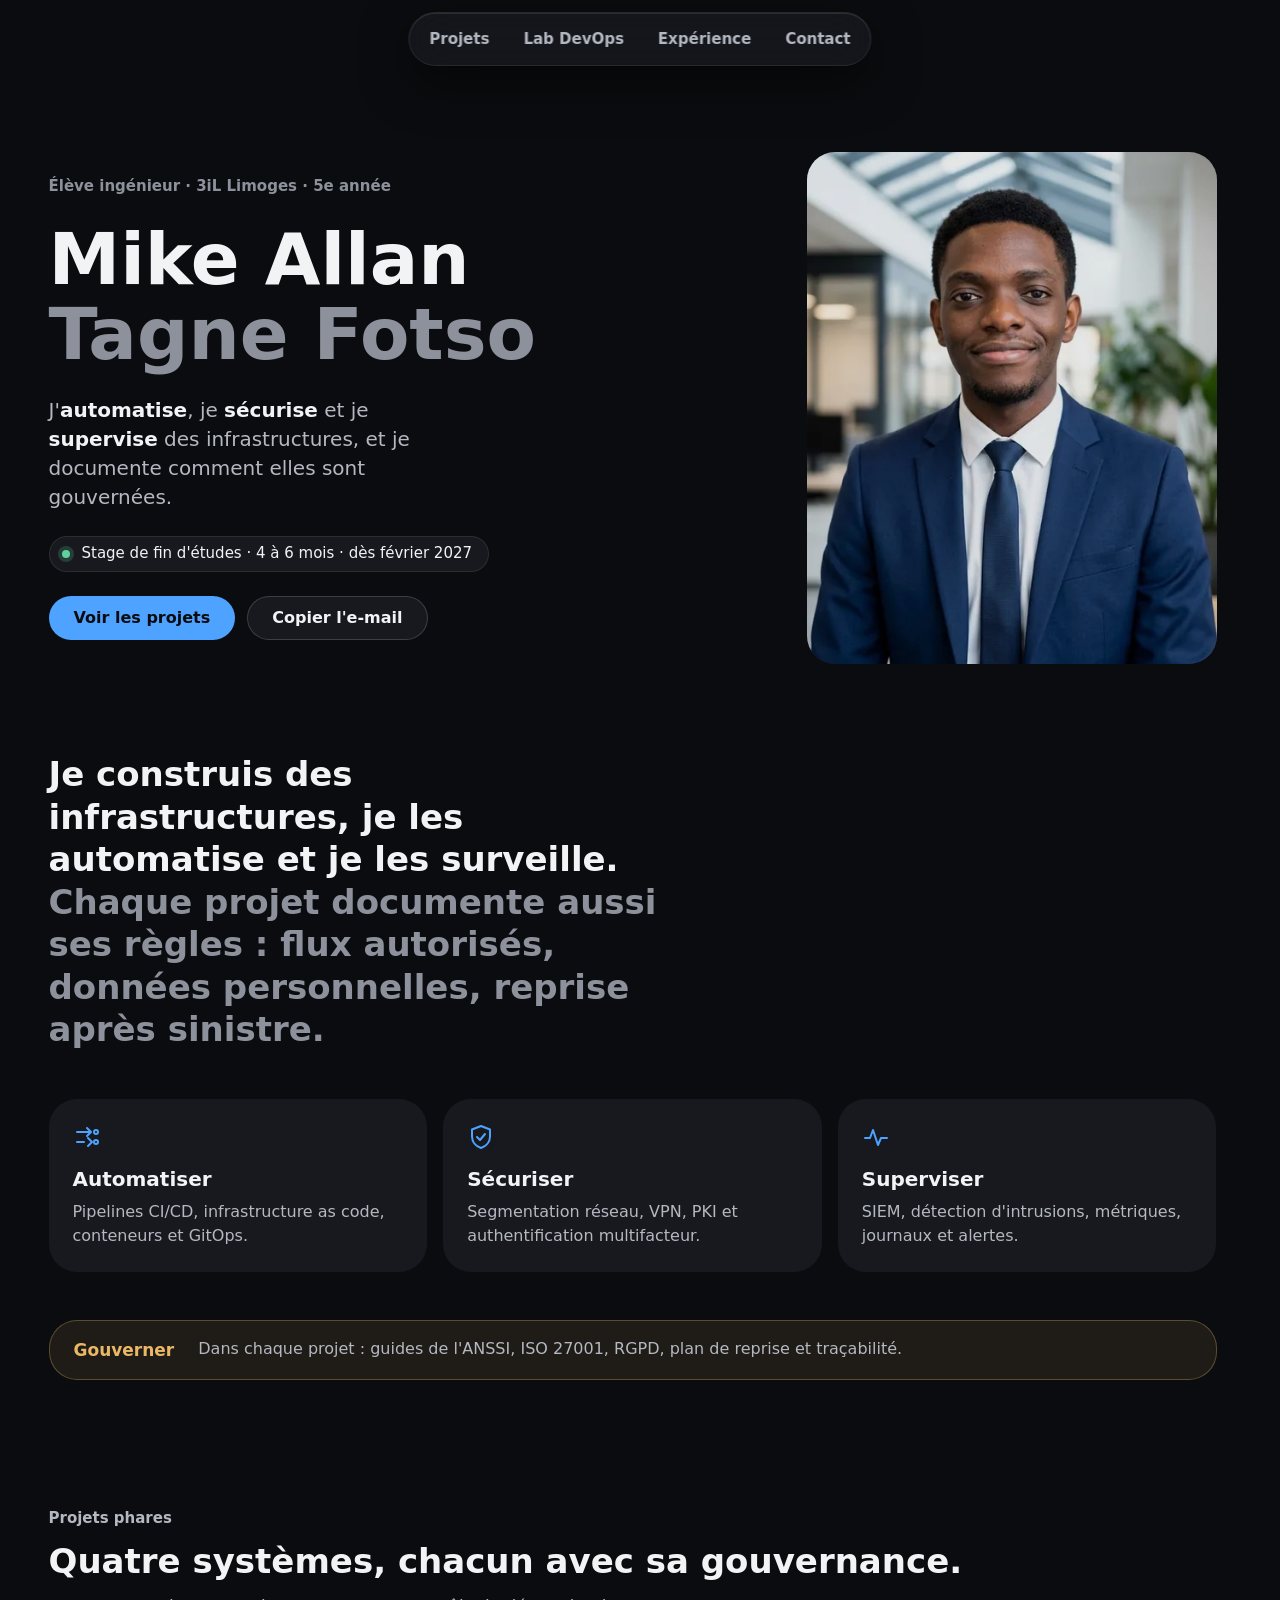
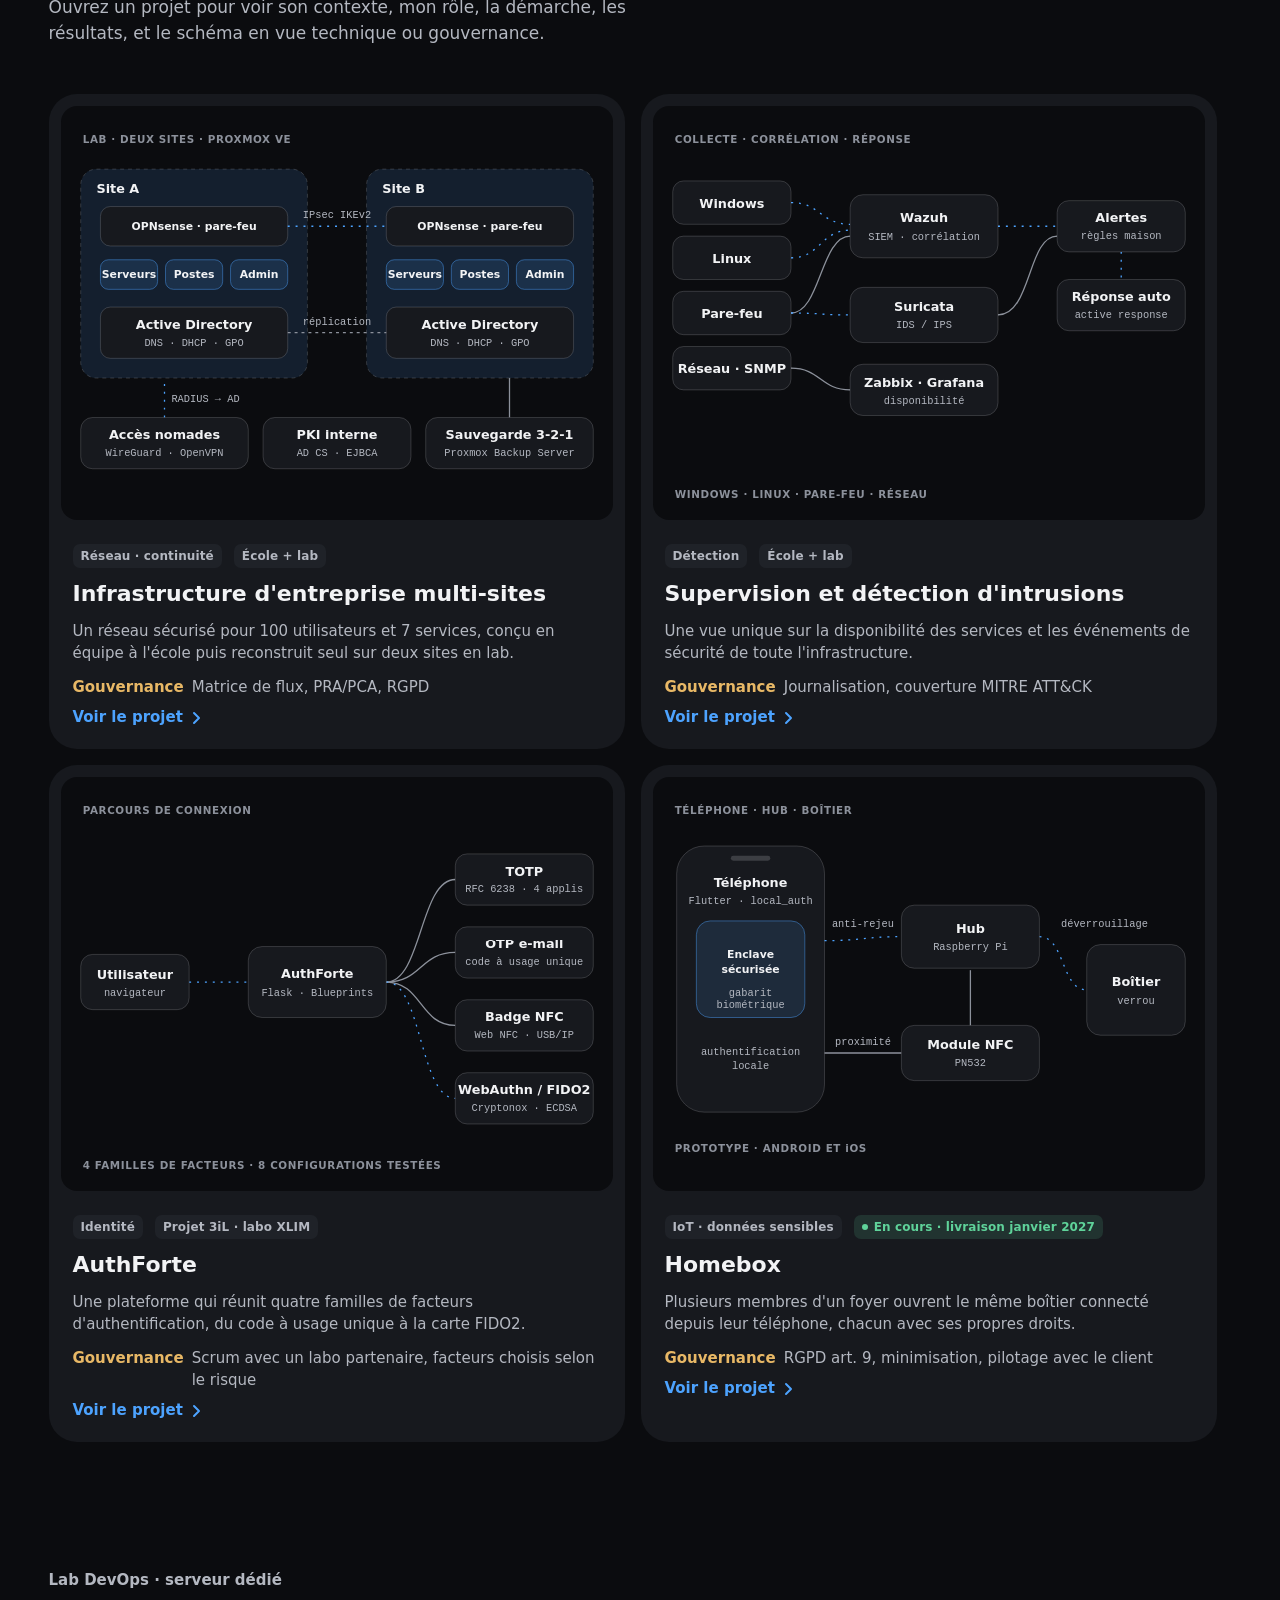
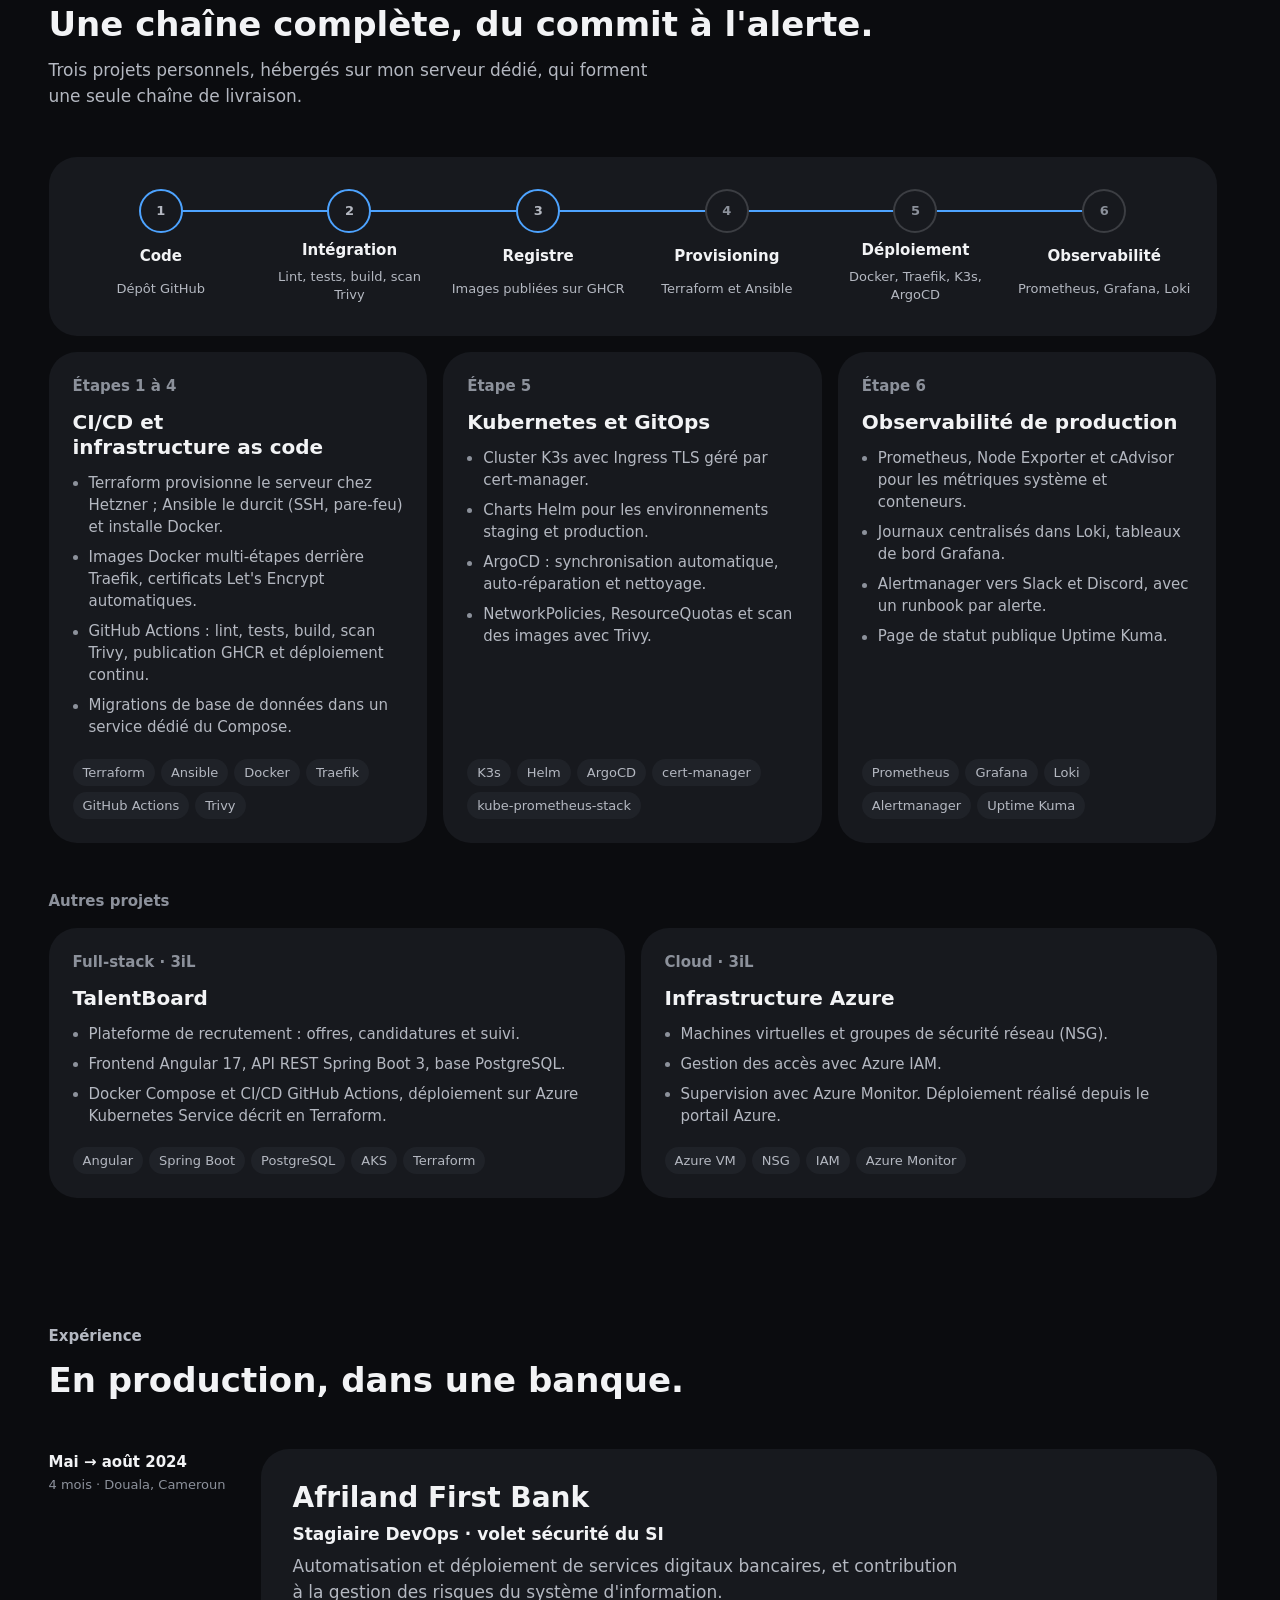
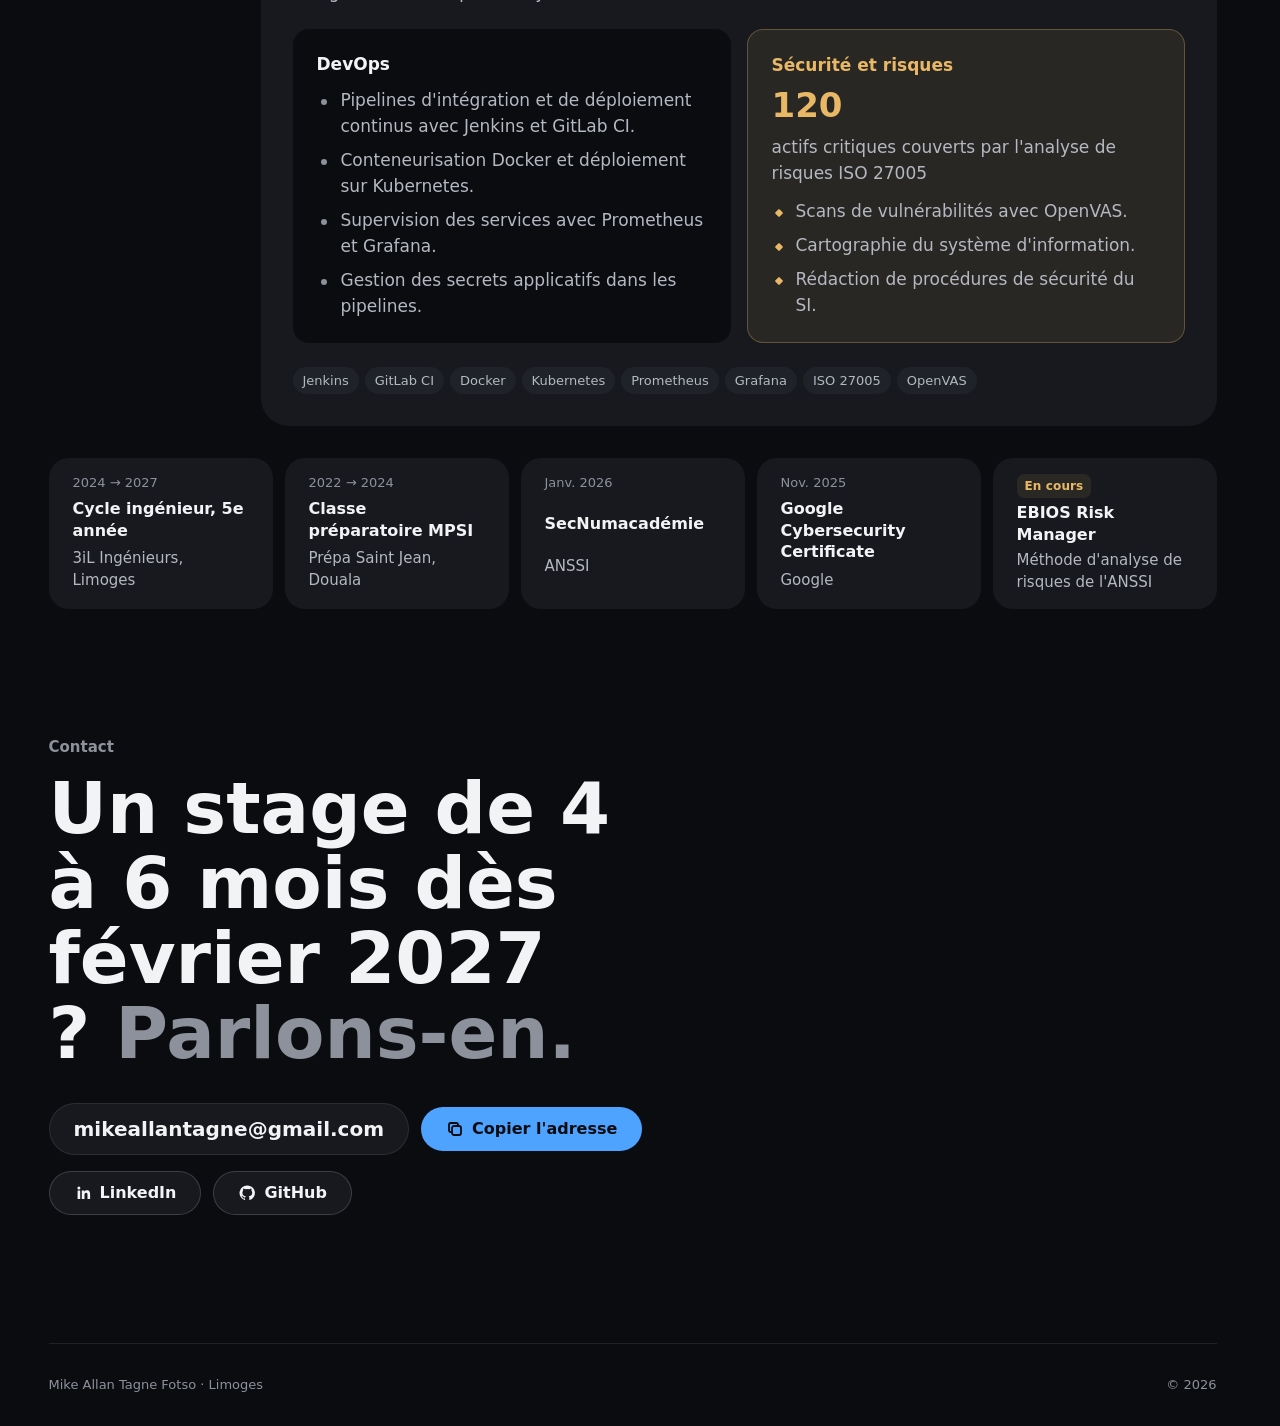
<file: index.html>
<!DOCTYPE html>
<html lang="fr" class="no-js">
<head>
<meta charset="utf-8">
<meta name="viewport" content="width=device-width, initial-scale=1, viewport-fit=cover">
<title>Mike Allan Tagne Fotso · DevOps &amp; infrastructure sécurisée</title>
<meta name="description" content="Portfolio de Mike Allan Tagne Fotso, élève ingénieur en 5e année à 3iL Limoges. Infrastructure, supervision, authentification forte, IoT et lab DevOps, avec leur volet gouvernance. Stage de fin d'études dès février 2027.">
<link rel="canonical" href="https://mike-tagne-3il.github.io/">
<meta name="theme-color" content="#0B0C0F">
<meta name="color-scheme" content="dark">
<meta property="og:type" content="profile">
<meta property="og:locale" content="fr_FR">
<meta property="og:title" content="Mike Allan Tagne Fotso · DevOps &amp; infrastructure sécurisée">
<meta property="og:description" content="Infrastructure, supervision, authentification forte et lab DevOps, avec leur volet gouvernance. Stage de fin d'études dès février 2027.">
<meta property="og:url" content="https://mike-tagne-3il.github.io/">
<meta property="og:image" content="https://mike-tagne-3il.github.io/assets/img/og.jpg">
<meta property="og:image:width" content="1200">
<meta property="og:image:height" content="630">
<meta property="og:image:alt" content="Mike Allan Tagne Fotso, élève ingénieur DevOps et infrastructure sécurisée">
<meta name="twitter:card" content="summary_large_image">
<link rel="icon" href="assets/img/favicon.svg" type="image/svg+xml">
<link rel="apple-touch-icon" href="assets/img/apple-touch-icon.png">
<link rel="preload" as="image" href="assets/img/portrait-800.webp" type="image/webp" imagesrcset="assets/img/portrait-480.webp 480w, assets/img/portrait-800.webp 800w" imagesizes="(max-width: 860px) 200px, 420px">
<link rel="stylesheet" href="assets/css/styles.css?v=2">
<script>document.documentElement.classList.replace('no-js','js')</script>
<script type="application/ld+json">
{"@context":"https://schema.org","@type":"Person","name":"Mike Allan Tagne Fotso","jobTitle":"Élève ingénieur, DevOps et infrastructure sécurisée","email":"mailto:mikeallantagne@gmail.com","url":"https://mike-tagne-3il.github.io/","image":"https://mike-tagne-3il.github.io/assets/img/portrait-800.jpg","alumniOf":{"@type":"CollegeOrUniversity","name":"3iL Ingénieurs","address":"Limoges, France"},"sameAs":["https://www.linkedin.com/in/allan-mike-a49892256","https://github.com/MIKE-TAGNE-3il"]}
</script>
<style>.no-js .card__open,.no-js .card__more,.no-js .detail__fig,.no-js .sheet__head{display:none}.no-js .detail{margin-top:var(--s-5)}</style>
</head>
<body>
<a class="skip" href="#projets">Aller aux projets</a>

<nav class="nav" aria-label="Sections">
  <div class="nav__list">
    <span class="nav__ind" aria-hidden="true"></span>
    <a href="#projets">Projets</a>
    <a href="#lab">Lab<span class="long">&nbsp;DevOps</span></a>
    <a href="#experience">Expérience</a>
    <a href="#contact">Contact</a>
  </div>
</nav>

<main id="main">

<!-- ================= ACCUEIL ================= -->
<header class="hero" id="accueil">
  <div class="wrap hero__grid">
    <div class="hero__text">
      <p class="eyebrow" data-enter>Élève ingénieur · 3iL Limoges · 5e année</p>
      <h1 class="display" data-enter data-enter-lcp>Mike Allan <span>Tagne Fotso</span></h1>
      <p class="hero__thesis" data-enter>J'<strong>automatise</strong>, je <strong>sécurise</strong> et je <strong>supervise</strong> des infrastructures, et je documente comment elles sont gouvernées.</p>
      <p class="status" data-enter><i aria-hidden="true"></i>Stage de fin d'études · 4 à 6 mois · dès février 2027</p>
      <div class="hero__cta" data-enter>
        <a class="btn btn--primary" href="#projets">Voir les projets</a>
        <button class="btn" type="button" data-copy>Copier l'e-mail</button>
      </div>
    </div>
    <figure class="portrait" data-enter-photo>
      <picture>
        <source type="image/webp" srcset="assets/img/portrait-480.webp 480w, assets/img/portrait-800.webp 800w" sizes="(max-width: 860px) 200px, 420px">
        <img src="assets/img/portrait-800.jpg" srcset="assets/img/portrait-480.jpg 480w, assets/img/portrait-800.jpg 800w" sizes="(max-width: 860px) 200px, 420px" width="800" height="1000" alt="Portrait de Mike Allan Tagne Fotso en costume bleu marine" fetchpriority="high">
      </picture>
    </figure>
  </div>
</header>

<!-- ================= POSITIONNEMENT ================= -->
<section class="section section--tight" aria-labelledby="pos-title">
  <div class="wrap position" data-reveal>
    <h2 class="position__lead" id="pos-title">Je construis des infrastructures, je les automatise et je les surveille. <span>Chaque projet documente aussi ses règles : flux autorisés, données personnelles, reprise après sinistre.</span></h2>
    <div class="pillars">
      <div class="pillar">
        <svg viewBox="0 0 28 28" fill="none" stroke="currentColor" stroke-width="2" stroke-linecap="round" stroke-linejoin="round" aria-hidden="true"><path d="M4 9h13M4 19h7"/><path d="M14 5l4 4-4 4"/><path d="M15 15l4 4-4 4"/><circle cx="23" cy="9" r="2"/><circle cx="23" cy="19" r="2"/></svg>
        <h3 class="title3">Automatiser</h3>
        <p>Pipelines CI/CD, infrastructure as code, conteneurs et GitOps.</p>
      </div>
      <div class="pillar">
        <svg viewBox="0 0 28 28" fill="none" stroke="currentColor" stroke-width="2" stroke-linecap="round" stroke-linejoin="round" aria-hidden="true"><path d="M14 3l9 3.5v7c0 5.5-3.8 9.8-9 11.5-5.2-1.7-9-6-9-11.5v-7z"/><path d="M10 14l3 3 5-6"/></svg>
        <h3 class="title3">Sécuriser</h3>
        <p>Segmentation réseau, VPN, PKI et authentification multifacteur.</p>
      </div>
      <div class="pillar">
        <svg viewBox="0 0 28 28" fill="none" stroke="currentColor" stroke-width="2" stroke-linecap="round" stroke-linejoin="round" aria-hidden="true"><path d="M3 15h5l3-8 5 15 3-7h6"/></svg>
        <h3 class="title3">Superviser</h3>
        <p>SIEM, détection d'intrusions, métriques, journaux et alertes.</p>
      </div>
    </div>
    <div class="govband">
      <strong>Gouverner</strong>
      <p>Dans chaque projet : guides de l'ANSSI, ISO 27001, RGPD, plan de reprise et traçabilité.</p>
    </div>
  </div>
</section>

<!-- ================= PROJETS ================= -->
<section class="section section--tight" id="projets" aria-labelledby="projets-title">
  <div class="wrap">
    <div class="shead" data-reveal>
      <p class="eyebrow">Projets phares</p>
      <h2 class="large-title" id="projets-title">Quatre systèmes, chacun avec sa gouvernance.</h2>
      <p>Ouvrez un projet pour voir son contexte, mon rôle, la démarche, les résultats, et le schéma en vue technique ou gouvernance.</p>
    </div>

    <div class="projects" data-reveal>

<!-- ===== INFRASTRUCTURE ===== -->
<article class="card" id="infrastructure" data-project>
  <div class="card__thumb" data-thumb>
    <svg class="dg" viewBox="0 0 560 420" role="img" aria-labelledby="dg-infra-t">
      <title id="dg-infra-t">Deux sites Proxmox reliés par un tunnel IPsec, chacun avec pare-feu, VLAN et Active Directory ; accès nomades, PKI interne et sauvegarde. Vue gouvernance : cloisonnement, matrice de flux, plan de reprise.</title>
      <g class="t"><text class="hd" x="22" y="38">LAB · DEUX SITES · PROXMOX VE</text></g>
      <g class="g"><rect class="gbox" x="20" y="18" width="520" height="30" rx="9"/><text class="gt" x="280" y="37" text-anchor="middle">Matrice de flux écrite avant la configuration du pare-feu</text></g>
      <rect class="zone" x="20" y="64" width="230" height="212" rx="16"/>
      <rect class="zone" x="310" y="64" width="230" height="212" rx="16"/>
      <text class="ti" x="36" y="88">Site A</text><text class="ti" x="326" y="88">Site B</text>
      <g class="g"><rect class="gbox" x="118" y="74" width="120" height="20" rx="6"/><text class="gt" x="178" y="88" text-anchor="middle">moindre privilège</text></g>
      <g class="g"><rect class="gbox" x="408" y="74" width="120" height="20" rx="6"/><text class="gt" x="468" y="88" text-anchor="middle">moindre privilège</text></g>
      <rect class="n" x="40" y="102" width="190" height="40" rx="10"/><text class="tc" x="135" y="126" text-anchor="middle">OPNsense · pare-feu</text>
      <rect class="n" x="330" y="102" width="190" height="40" rx="10"/><text class="tc" x="425" y="126" text-anchor="middle">OPNsense · pare-feu</text>
      <rect class="chipz" x="40" y="156" width="58" height="30" rx="8"/><text class="tc" x="69" y="175" text-anchor="middle">Serveurs</text>
      <rect class="chipz" x="106" y="156" width="58" height="30" rx="8"/><text class="tc" x="135" y="175" text-anchor="middle">Postes</text>
      <rect class="chipz" x="172" y="156" width="58" height="30" rx="8"/><text class="tc" x="201" y="175" text-anchor="middle">Admin</text>
      <rect class="chipz" x="330" y="156" width="58" height="30" rx="8"/><text class="tc" x="359" y="175" text-anchor="middle">Serveurs</text>
      <rect class="chipz" x="396" y="156" width="58" height="30" rx="8"/><text class="tc" x="425" y="175" text-anchor="middle">Postes</text>
      <rect class="chipz" x="462" y="156" width="58" height="30" rx="8"/><text class="tc" x="491" y="175" text-anchor="middle">Admin</text>
      <rect class="gs no" x="172" y="156" width="58" height="30" rx="8"/><rect class="gs no" x="462" y="156" width="58" height="30" rx="8"/>
      <rect class="gs risk" x="40" y="156" width="58" height="30" rx="8"/><rect class="gs risk" x="330" y="156" width="58" height="30" rx="8"/>
      <rect class="gs ok" x="106" y="156" width="58" height="30" rx="8"/><rect class="gs ok" x="396" y="156" width="58" height="30" rx="8"/>
      <rect class="n" x="40" y="204" width="190" height="52" rx="10"/><text class="ti" x="135" y="226" text-anchor="middle">Active Directory</text><text class="su" x="135" y="243" text-anchor="middle">DNS · DHCP · GPO</text>
      <rect class="n" x="330" y="204" width="190" height="52" rx="10"/><text class="ti" x="425" y="226" text-anchor="middle">Active Directory</text><text class="su" x="425" y="243" text-anchor="middle">DNS · DHCP · GPO</text>
      <path class="e flow" d="M230 122 H330"/><text class="su t" x="280" y="114" text-anchor="middle">IPsec IKEv2</text>
      <path class="e" d="M230 230 H330" stroke-dasharray="3 4"/><text class="su" x="280" y="222" text-anchor="middle">réplication</text>
      <g class="g"><rect class="gbox" x="240" y="100" width="80" height="20" rx="6"/><text class="gt" x="280" y="114" text-anchor="middle">bascule PRA</text></g>
      <path class="e flow" d="M105 316 V276"/><text class="su t" x="112" y="300">RADIUS → AD</text>
      <path class="e" d="M455 276 V316"/>
      <rect class="n" x="20" y="316" width="170" height="52" rx="12"/><text class="ti" x="105" y="338" text-anchor="middle">Accès nomades</text><text class="su" x="105" y="355" text-anchor="middle">WireGuard · OpenVPN</text>
      <rect class="n" x="205" y="316" width="150" height="52" rx="12"/><text class="ti" x="280" y="338" text-anchor="middle">PKI interne</text><text class="su" x="280" y="355" text-anchor="middle">AD CS · EJBCA</text>
      <rect class="n" x="370" y="316" width="170" height="52" rx="12"/><text class="ti" x="455" y="338" text-anchor="middle">Sauvegarde 3-2-1</text><text class="su" x="455" y="355" text-anchor="middle">Proxmox Backup Server</text>
      <g class="g"><rect class="gbox" x="20" y="378" width="170" height="24" rx="7"/><text class="gt" x="105" y="394" text-anchor="middle">un seul point de révocation</text></g>
      <g class="g"><rect class="gbox" x="205" y="378" width="150" height="24" rx="7"/><text class="gt" x="280" y="394" text-anchor="middle">cycle des certificats</text></g>
      <g class="g"><rect class="gbox" x="370" y="378" width="170" height="24" rx="7"/><text class="gt" x="455" y="394" text-anchor="middle">restauration testée</text></g>
    </svg>
  </div>
  <div class="card__body">
    <div class="card__meta"><span class="badge">Réseau · continuité</span><span class="badge">École + lab</span></div>
    <h3 class="title2">Infrastructure d'entreprise multi-sites</h3>
    <p class="subhead">Un réseau sécurisé pour 100 utilisateurs et 7 services, conçu en équipe à l'école puis reconstruit seul sur deux sites en lab.</p>
    <p class="card__gov"><b>Gouvernance</b><span>Matrice de flux, PRA/PCA, RGPD</span></p>
    <span class="card__more" aria-hidden="true">Voir le projet <svg viewBox="0 0 14 14" fill="none" stroke="currentColor" stroke-width="2" stroke-linecap="round" stroke-linejoin="round"><path d="M5 2l5 5-5 5"/></svg></span>
  </div>
  <button class="card__open" type="button" aria-haspopup="dialog">Ouvrir le projet Infrastructure d'entreprise multi-sites</button>

  <div class="detail">
    <header class="sheet__head">
      <p class="eyebrow">Réseau &amp; continuité · 2024 → 2026</p>
      <h2 class="title1" data-sheet-title>Infrastructure d'entreprise multi-sites</h2>
      <p class="callout">Un réseau sécurisé conçu en équipe à l'école, puis reconstruit seul sur deux sites, avec annuaire, VPN, PKI et plan de reprise.</p>
    </header>
    <div class="detail__grid">
      <figure class="detail__fig">
        <div class="detail__figtop">
          <span class="footnote">Architecture du lab</span>
          <div class="lens" role="group" aria-label="Vue du schéma">
            <span class="lens__ind" aria-hidden="true"></span>
            <button type="button" aria-pressed="true" data-v="0">Technique</button>
            <button type="button" class="g" aria-pressed="false" data-v="1">Gouvernance</button>
          </div>
        </div>
        <div class="detail__canvas" data-slot></div>
        <figcaption class="detail__legend footnote">Vue gouvernance : vert pour les flux ouverts, orange pour les flux filtrés, rouge pour les zones fermées par défaut.</figcaption>
      </figure>
      <div class="detail__text">
        <div class="block">
          <h4>Contexte et enjeu</h4>
          <p>À 3iL, le projet SafeNet demande de concevoir le réseau d'une entreprise fictive, 3iLTech Solutions : 100 utilisateurs répartis dans 7 services, avec des exigences de sécurité et de conformité. J'ai ensuite reconstruit seul une infrastructure du même type sur mon serveur dédié, cette fois sur deux sites reliés par VPN.</p>
        </div>
        <div class="block">
          <h4>Rôle</h4>
          <div class="split2">
            <div><h5>SafeNet · en équipe</h5><p>Déploiement et configuration de MariaDB, Exchange 2019 et GitLab CE. Dépannage Active Directory, DNS et pare-feu FortiGate sur l'environnement virtualisé.</p></div>
            <div><h5>Lab · seul</h5><p>Conception et réalisation complètes : réseau, annuaire, VPN, services, PKI, sauvegarde et plan de reprise.</p></div>
          </div>
        </div>
        <div class="block">
          <h4>Démarche</h4>
          <ul>
            <li>Défense en profondeur : chaque zone (serveurs, postes, administration) a son VLAN et ses règles.</li>
            <li>Plan d'adressage, schéma réseau et matrice de flux rédigés avant toute règle de pare-feu.</li>
            <li>À l'école, FortiGate et pfSense. En lab, OPNsense applique la même logique de zones, sans licence commerciale.</li>
            <li>Un annuaire unique interrogé par RADIUS : un compte désactivé perd aussi son accès VPN.</li>
          </ul>
        </div>
        <div class="block block--gov">
          <h4>Gouvernance <small>IT et données</small></h4>
          <ul>
            <li>Conformité alignée sur les guides de l'ANSSI, le RGPD et la LCEN, avec un DPO désigné dans l'équipe SafeNet.</li>
            <li>Cloisonnement au moindre privilège entre VLAN, documenté dans la matrice de flux.</li>
            <li>PRA/PCA rédigé puis simulé en lab : sinistre, bascule entre sites, reprise DNS et DHCP.</li>
            <li>Sauvegarde 3-2-1 et cycle de vie des certificats géré par une PKI interne.</li>
          </ul>
          <div class="refs"><span class="ref">Guides ANSSI</span><span class="ref">RGPD</span><span class="ref">LCEN</span><span class="ref">ISO 27001 A.8.22</span><span class="ref">A.8.13</span><span class="ref">A.5.30</span></div>
        </div>
        <div class="block">
          <h4>Résultats</h4>
          <div class="results">
            <div class="result"><b>100</b><span>utilisateurs et 7 services modélisés dans SafeNet</span></div>
            <div class="result"><b>2 sites</b><span>reliés en IPsec, avec bascule testée en lab</span></div>
            <div class="result"><b>3-2-1</b><span>sauvegarde automatisée, restauration éprouvée</span></div>
          </div>
        </div>
        <div class="block">
          <h4>Stack</h4>
          <div class="stack"><span class="chip">Proxmox VE</span><span class="chip">FortiGate</span><span class="chip">pfSense</span><span class="chip">OPNsense</span><span class="chip">Windows Server 2022</span><span class="chip">Active Directory</span><span class="chip">FreeRADIUS</span><span class="chip">IPsec</span><span class="chip">WireGuard</span><span class="chip">Exchange 2019</span><span class="chip">MariaDB</span><span class="chip">GitLab CE</span><span class="chip">Nginx</span><span class="chip">Postfix</span><span class="chip">AD CS</span><span class="chip">EJBCA</span><span class="chip">Proxmox Backup Server</span></div>
        </div>
      </div>
    </div>
  </div>
</article>

<!-- ===== SUPERVISION ===== -->
<article class="card" id="supervision" data-project>
  <div class="card__thumb" data-thumb>
    <svg class="dg" viewBox="0 0 560 420" role="img" aria-labelledby="dg-sup-t">
      <title id="dg-sup-t">Les journaux Windows, Linux et pare-feu remontent vers Wazuh et Suricata, le réseau vers Zabbix ; les alertes déclenchent une réponse automatisée. Vue gouvernance : techniques MITRE ATT&amp;CK couvertes et règles d'encadrement.</title>
      <g class="t"><text class="hd" x="22" y="38">COLLECTE · CORRÉLATION · RÉPONSE</text></g>
      <g class="g"><rect class="gbox" x="20" y="18" width="520" height="30" rx="9"/><text class="gt" x="280" y="37" text-anchor="middle">Couverture de détection rattachée à MITRE ATT&amp;CK</text></g>
      <path class="e flow" d="M140 98 C170 98 170 120 200 120"/>
      <path class="e flow" d="M140 154 C170 154 170 126 200 126"/>
      <path class="e" d="M140 210 C170 210 170 132 200 132"/>
      <path class="e flow" d="M140 210 C170 210 170 212 200 212"/>
      <path class="e" d="M140 266 C170 266 170 288 200 288"/>
      <path class="e flow" d="M350 122 H410"/>
      <path class="e" d="M350 212 C384 212 380 132 410 132"/>
      <path class="e flow" d="M475 148 V176"/>
      <rect class="n" x="20" y="76" width="120" height="44" rx="11"/><text class="ti" x="80" y="103" text-anchor="middle">Windows</text>
      <rect class="n" x="20" y="132" width="120" height="44" rx="11"/><text class="ti" x="80" y="159" text-anchor="middle">Linux</text>
      <rect class="n" x="20" y="188" width="120" height="44" rx="11"/><text class="ti" x="80" y="215" text-anchor="middle">Pare-feu</text>
      <rect class="n" x="20" y="244" width="120" height="44" rx="11"/><text class="ti" x="80" y="271" text-anchor="middle">Réseau · SNMP</text>
      <rect class="n" x="200" y="90" width="150" height="64" rx="13"/><text class="ti" x="275" y="118" text-anchor="middle">Wazuh</text><text class="su" x="275" y="136" text-anchor="middle">SIEM · corrélation</text>
      <rect class="n" x="200" y="184" width="150" height="56" rx="13"/><text class="ti" x="275" y="208" text-anchor="middle">Suricata</text><text class="su" x="275" y="225" text-anchor="middle">IDS / IPS</text>
      <rect class="n" x="200" y="262" width="150" height="52" rx="13"/><text class="ti" x="275" y="285" text-anchor="middle">Zabbix · Grafana</text><text class="su" x="275" y="302" text-anchor="middle">disponibilité</text>
      <rect class="gs gov" x="200" y="90" width="150" height="64" rx="13"/>
      <rect class="gs gov" x="200" y="184" width="150" height="56" rx="13"/>
      <rect class="n" x="410" y="96" width="130" height="52" rx="12"/><text class="ti" x="475" y="118" text-anchor="middle">Alertes</text><text class="su" x="475" y="135" text-anchor="middle">règles maison</text>
      <rect class="n" x="410" y="176" width="130" height="52" rx="12"/><text class="ti" x="475" y="198" text-anchor="middle">Réponse auto</text><text class="su" x="475" y="215" text-anchor="middle">active response</text>
      <g class="g"><rect class="gbox" x="410" y="238" width="130" height="40" rx="8"/><text class="gt" x="475" y="255" text-anchor="middle">périmètre écrit,</text><text class="gt" x="475" y="270" text-anchor="middle">décision humaine</text></g>
      <g class="g"><rect class="gbox" x="410" y="290" width="130" height="22" rx="6"/><text class="gt" x="475" y="305" text-anchor="middle">T1110 force brute</text></g>
      <g class="g"><rect class="gbox" x="410" y="318" width="130" height="22" rx="6"/><text class="gt" x="475" y="333" text-anchor="middle">T1046 découverte</text></g>
      <g class="g"><rect class="gbox" x="20" y="300" width="120" height="40" rx="8"/><text class="gt" x="80" y="317" text-anchor="middle">journaux horodatés</text><text class="gt" x="80" y="332" text-anchor="middle">ISO A.8.15</text></g>
      <g class="t"><text class="hd" x="22" y="398">WINDOWS · LINUX · PARE-FEU · RÉSEAU</text></g>
      <g class="g"><text class="hd hd--gov" x="22" y="398">TRAÇABILITÉ · COUVERTURE MESURABLE</text></g>
    </svg>
  </div>
  <div class="card__body">
    <div class="card__meta"><span class="badge">Détection</span><span class="badge">École + lab</span></div>
    <h3 class="title2">Supervision et détection d'intrusions</h3>
    <p class="subhead">Une vue unique sur la disponibilité des services et les événements de sécurité de toute l'infrastructure.</p>
    <p class="card__gov"><b>Gouvernance</b><span>Journalisation, couverture MITRE ATT&amp;CK</span></p>
    <span class="card__more" aria-hidden="true">Voir le projet <svg viewBox="0 0 14 14" fill="none" stroke="currentColor" stroke-width="2" stroke-linecap="round" stroke-linejoin="round"><path d="M5 2l5 5-5 5"/></svg></span>
  </div>
  <button class="card__open" type="button" aria-haspopup="dialog">Ouvrir le projet Supervision et détection d'intrusions</button>

  <div class="detail">
    <header class="sheet__head">
      <p class="eyebrow">Détection · 2024 → 2026</p>
      <h2 class="title1" data-sheet-title>Supervision et détection d'intrusions</h2>
      <p class="callout">Collecte des journaux, détection d'intrusions et suivi de disponibilité, avec des règles rattachées à MITRE ATT&amp;CK.</p>
    </header>
    <div class="detail__grid">
      <figure class="detail__fig">
        <div class="detail__figtop">
          <span class="footnote">Chaîne de détection</span>
          <div class="lens" role="group" aria-label="Vue du schéma">
            <span class="lens__ind" aria-hidden="true"></span>
            <button type="button" aria-pressed="true" data-v="0">Technique</button>
            <button type="button" class="g" aria-pressed="false" data-v="1">Gouvernance</button>
          </div>
        </div>
        <div class="detail__canvas" data-slot></div>
        <figcaption class="detail__legend footnote">Vue gouvernance : techniques ATT&amp;CK couvertes et limites de la réponse automatisée.</figcaption>
      </figure>
      <div class="detail__text">
        <div class="block">
          <h4>Contexte et enjeu</h4>
          <p>Dans SafeNet, la supervision complète l'infrastructure : collecte des journaux, détection d'intrusions et suivi de disponibilité, avec des scénarios d'alerte validés. En lab, j'ai reconstruit la chaîne seul et ajouté des règles de détection personnalisées avec réponse automatisée.</p>
        </div>
        <div class="block">
          <h4>Rôle</h4>
          <div class="split2">
            <div><h5>SafeNet · en équipe</h5><p>Contribution à la chaîne Wazuh, Suricata, Zabbix et Grafana, et à la validation des scénarios d'alerte.</p></div>
            <div><h5>Lab · seul</h5><p>Déploiement des agents, écriture des règles personnalisées, réponses automatisées et tableaux de bord.</p></div>
          </div>
        </div>
        <div class="block">
          <h4>Démarche</h4>
          <ul>
            <li>Trois sources distinctes : journaux systèmes (Wazuh), trafic réseau (Suricata), disponibilité (Zabbix).</li>
            <li>Chaque alerte part d'un scénario d'attaque concret : force brute, balayage de ports, modification de fichiers sensibles.</li>
            <li>Une réponse automatique seulement quand le scénario est sans ambiguïté, comme le blocage d'une adresse après une force brute.</li>
          </ul>
        </div>
        <div class="block block--gov">
          <h4>Gouvernance <small>IT</small></h4>
          <ul>
            <li>Journalisation centralisée et horodatée, base de la traçabilité et des investigations.</li>
            <li>Chaque règle est rattachée à une technique MITRE ATT&amp;CK : la couverture de détection se mesure.</li>
            <li>Le périmètre des réponses automatisées est écrit à l'avance. Le reste remonte à un humain.</li>
          </ul>
          <div class="refs"><span class="ref">ANSSI · Journalisation</span><span class="ref">MITRE ATT&amp;CK</span><span class="ref">ISO 27001 A.8.15</span><span class="ref">A.8.16</span><span class="ref">A.5.25</span></div>
        </div>
        <div class="block">
          <h4>Résultats</h4>
          <div class="results">
            <div class="result"><b>3 couches</b><span>observées : systèmes, réseau, disponibilité</span></div>
            <div class="result"><b>T1110 · T1046</b><span>force brute et découverte réseau détectées</span></div>
            <div class="result"><b>Validées</b><span>alertes testées scénario par scénario</span></div>
          </div>
        </div>
        <div class="block">
          <h4>Stack</h4>
          <div class="stack"><span class="chip">Wazuh</span><span class="chip">Suricata</span><span class="chip">Zabbix</span><span class="chip">Grafana</span><span class="chip">Syslog</span><span class="chip">SNMP</span><span class="chip">PowerShell</span><span class="chip">Bash</span></div>
        </div>
      </div>
    </div>
  </div>
</article>

<!-- ===== AUTHFORTE ===== -->
<article class="card" id="authforte" data-project>
  <div class="card__thumb" data-thumb>
    <svg class="dg" viewBox="0 0 560 420" role="img" aria-labelledby="dg-auth-t">
      <title id="dg-auth-t">Parcours de connexion AuthForte : l'utilisateur passe par l'application Flask, qui vérifie un facteur parmi TOTP, OTP e-mail, badge NFC et WebAuthn. Vue gouvernance : résistance à l'hameçonnage de chaque facteur.</title>
      <g class="t"><text class="hd" x="22" y="38">PARCOURS DE CONNEXION</text></g>
      <g class="g"><rect class="gbox" x="20" y="18" width="520" height="30" rx="9"/><text class="gt" x="280" y="37" text-anchor="middle">ANSSI · authentification multifacteur · NIST SP 800-63B</text></g>
      <path class="e flow" d="M130 208 H190"/>
      <path class="e" d="M330 208 C366 208 364 104 400 104"/>
      <path class="e" d="M330 208 C366 208 364 178 400 178"/>
      <path class="e" d="M330 208 C366 208 364 252 400 252"/>
      <path class="e flow" d="M330 208 C366 208 364 326 400 326"/>
      <rect class="n" x="20" y="180" width="110" height="56" rx="12"/><text class="ti" x="75" y="205" text-anchor="middle">Utilisateur</text><text class="su" x="75" y="222" text-anchor="middle">navigateur</text>
      <rect class="n" x="190" y="172" width="140" height="72" rx="14"/><text class="ti" x="260" y="204" text-anchor="middle">AuthForte</text><text class="su" x="260" y="222" text-anchor="middle">Flask · Blueprints</text>
      <rect class="n" x="400" y="78" width="140" height="52" rx="12"/><rect class="gs no" x="400" y="78" width="140" height="52" rx="12"/>
      <text class="ti" x="470" y="100" text-anchor="middle">TOTP</text><text class="su t" x="470" y="117" text-anchor="middle">RFC 6238 · 4 applis</text><text class="gt g fno" x="470" y="117" text-anchor="middle">hameçonnable</text>
      <rect class="n" x="400" y="152" width="140" height="52" rx="12"/><rect class="gs no" x="400" y="152" width="140" height="52" rx="12"/>
      <text class="ti" x="470" y="174" text-anchor="middle">OTP e-mail</text><text class="su t" x="470" y="191" text-anchor="middle">code à usage unique</text><text class="gt g fno" x="470" y="191" text-anchor="middle">hameçonnable</text>
      <rect class="n" x="400" y="226" width="140" height="52" rx="12"/><rect class="gs risk" x="400" y="226" width="140" height="52" rx="12"/>
      <text class="ti" x="470" y="248" text-anchor="middle">Badge NFC</text><text class="su t" x="470" y="265" text-anchor="middle">Web NFC · USB/IP</text><text class="gt g frisk" x="470" y="265" text-anchor="middle">selon le badge</text>
      <rect class="n" x="400" y="300" width="140" height="52" rx="12"/><rect class="gs ok" x="400" y="300" width="140" height="52" rx="12"/>
      <text class="ti" x="470" y="322" text-anchor="middle">WebAuthn / FIDO2</text><text class="su t" x="470" y="339" text-anchor="middle">Cryptonox · ECDSA</text><text class="gt g fok" x="470" y="339" text-anchor="middle">résistant</text>
      <path class="gl" d="M260 244 V290"/>
      <g class="g"><rect class="gbox" x="168" y="290" width="184" height="54" rx="10"/><text class="gt" x="260" y="312" text-anchor="middle">Serveur : clé publique seule</text><text class="gt" x="260" y="330" text-anchor="middle">aucune biométrie stockée</text></g>
      <g class="t"><text class="hd" x="22" y="398">4 FAMILLES DE FACTEURS · 8 CONFIGURATIONS TESTÉES</text></g>
      <g class="g"><circle class="fok" cx="27" cy="394" r="4"/><text class="su" x="37" y="398">résistant</text><circle class="frisk" cx="112" cy="394" r="4"/><text class="su" x="122" y="398">variable</text><circle class="fno" cx="192" cy="394" r="4"/><text class="su" x="202" y="398">exposé à l'hameçonnage</text></g>
    </svg>
  </div>
  <div class="card__body">
    <div class="card__meta"><span class="badge">Identité</span><span class="badge">Projet 3iL · labo XLIM</span></div>
    <h3 class="title2">AuthForte</h3>
    <p class="subhead">Une plateforme qui réunit quatre familles de facteurs d'authentification, du code à usage unique à la carte FIDO2.</p>
    <p class="card__gov"><b>Gouvernance</b><span>Scrum avec un labo partenaire, facteurs choisis selon le risque</span></p>
    <span class="card__more" aria-hidden="true">Voir le projet <svg viewBox="0 0 14 14" fill="none" stroke="currentColor" stroke-width="2" stroke-linecap="round" stroke-linejoin="round"><path d="M5 2l5 5-5 5"/></svg></span>
  </div>
  <button class="card__open" type="button" aria-haspopup="dialog">Ouvrir le projet AuthForte</button>

  <div class="detail">
    <header class="sheet__head">
      <p class="eyebrow">Identité · 2025 → 2026</p>
      <h2 class="title1" data-sheet-title>AuthForte</h2>
      <p class="callout">Plateforme web d'authentification forte, menée en partenariat avec le laboratoire XLIM.</p>
    </header>
    <div class="detail__grid">
      <figure class="detail__fig">
        <div class="detail__figtop">
          <span class="footnote">Parcours de connexion</span>
          <div class="lens" role="group" aria-label="Vue du schéma">
            <span class="lens__ind" aria-hidden="true"></span>
            <button type="button" aria-pressed="true" data-v="0">Technique</button>
            <button type="button" class="g" aria-pressed="false" data-v="1">Gouvernance</button>
          </div>
        </div>
        <div class="detail__canvas" data-slot></div>
        <figcaption class="detail__legend footnote">Vue gouvernance : chaque facteur classé selon sa résistance à l'hameçonnage.</figcaption>
      </figure>
      <div class="detail__text">
        <div class="block">
          <h4>Contexte et enjeu</h4>
          <p>Projet de 4e année à 3iL, mené en partenariat avec le laboratoire XLIM. L'objectif était double : démontrer plusieurs méthodes d'authentification forte de façon pédagogique, et les implémenter avec une qualité de production.</p>
        </div>
        <div class="block">
          <h4>Rôle</h4>
          <p>Conception et développement de la plateforme, intégration du matériel (lecteur NFC, carte Cryptonox, YubiKey), documentation et livrables de sprint.</p>
        </div>
        <div class="block">
          <h4>Démarche</h4>
          <ul>
            <li>Architecture Flask modulaire en Blueprints : un module par méthode, activable séparément.</li>
            <li>TOTP selon la RFC 6238, testé sur Google Authenticator, Microsoft Authenticator, Authy et FreeOTP.</li>
            <li>Carte Cryptonox via FIDO2/WebAuthn : signature ECDSA P-256 et commandes APDU.</li>
            <li>Lecteur NFC redirigé par USB/IP vers une VM Windows Server 2022, puis tous les modules regroupés sur une VM autonome.</li>
            <li>Problèmes résolus : redirection NFC, délais APDU dépassés, permissions des périphériques.</li>
          </ul>
        </div>
        <div class="block block--gov">
          <h4>Gouvernance <small>projet et IT</small></h4>
          <ul>
            <li>Trois sprints Scrum suivis dans Jira, avec un rapport à chaque fin de sprint.</li>
            <li>Livrables remis : documentation technique, code annoté, VM de démonstration et poster scientifique.</li>
            <li>Facteurs classés par résistance à l'hameçonnage, pour choisir selon le niveau de risque de l'accès.</li>
            <li>Avec WebAuthn, le serveur ne garde qu'une clé publique. Aucune donnée biométrique n'est stockée.</li>
          </ul>
          <div class="refs"><span class="ref">ANSSI · MFA</span><span class="ref">NIST SP 800-63B</span><span class="ref">RFC 6238</span><span class="ref">W3C WebAuthn</span></div>
        </div>
        <div class="block">
          <h4>Résultats</h4>
          <div class="results">
            <div class="result"><b>4</b><span>familles de facteurs intégrées</span></div>
            <div class="result"><b>8</b><span>configurations testées de bout en bout</span></div>
            <div class="result"><b>3</b><span>sprints livrés au partenaire</span></div>
          </div>
        </div>
        <div class="block">
          <h4>Stack</h4>
          <div class="stack"><span class="chip">Python</span><span class="chip">Flask</span><span class="chip">WebAuthn</span><span class="chip">FIDO2</span><span class="chip">TOTP</span><span class="chip">Web NFC</span><span class="chip">USB/IP</span><span class="chip">VMware</span><span class="chip">Docker</span><span class="chip">Jira</span></div>
        </div>
        <p class="next"><b>Prochaine étape :</b> un test d'intrusion du parcours de connexion (rejeu d'OTP, force brute, facteur de secours).</p>
        <p><a class="btn" href="https://github.com/MIKE-TAGNE-3il/Authentification-_forte" target="_blank" rel="noopener">Voir le code sur GitHub</a></p>
      </div>
    </div>
  </div>
</article>

<!-- ===== HOMEBOX ===== -->
<article class="card" id="homebox" data-project>
  <div class="card__thumb" data-thumb>
    <svg class="dg" viewBox="0 0 560 420" role="img" aria-labelledby="dg-hb-t">
      <title id="dg-hb-t">Le téléphone authentifie l'utilisateur dans son enclave sécurisée, puis envoie une requête protégée au hub Raspberry Pi, qui déverrouille le boîtier ; un module NFC détecte la proximité. Vue gouvernance : la donnée biométrique ne quitte jamais le téléphone.</title>
      <g class="t"><text class="hd" x="22" y="38">TÉLÉPHONE · HUB · BOÎTIER</text></g>
      <g class="g"><rect class="gbox" x="20" y="18" width="520" height="30" rx="9"/><text class="gt" x="280" y="37" text-anchor="middle">Donnée biométrique · RGPD art. 9 · minimisation art. 5.1.c</text></g>
      <rect class="n" x="24" y="70" width="150" height="270" rx="28"/>
      <rect class="notch" x="79" y="80" width="40" height="5" rx="2.5"/>
      <text class="ti" x="99" y="112" text-anchor="middle">Téléphone</text><text class="su" x="99" y="129" text-anchor="middle">Flutter · local_auth</text>
      <rect class="chipz" x="44" y="146" width="110" height="98" rx="14"/>
      <text class="tc" x="99" y="184" text-anchor="middle">Enclave</text><text class="tc" x="99" y="199" text-anchor="middle">sécurisée</text>
      <text class="su" x="99" y="222" text-anchor="middle">gabarit</text><text class="su" x="99" y="234" text-anchor="middle">biométrique</text>
      <rect class="gl" x="36" y="138" width="126" height="114" rx="18"/>
      <text class="su" x="99" y="282" text-anchor="middle">authentification</text><text class="su" x="99" y="296" text-anchor="middle">locale</text>
      <path class="e flow" d="M174 166 C212 166 214 162 252 162"/><text class="su t" x="213" y="152" text-anchor="middle">anti-rejeu</text>
      <path class="e" d="M174 280 H252"/><text class="su t" x="213" y="272" text-anchor="middle">proximité</text>
      <path class="e" d="M322 252 V196"/>
      <path class="e flow" d="M392 162 C418 162 414 216 440 216"/><text class="su t" x="458" y="152" text-anchor="middle">déverrouillage</text>
      <rect class="n" x="252" y="130" width="140" height="64" rx="13"/><text class="ti" x="322" y="158" text-anchor="middle">Hub</text><text class="su" x="322" y="176" text-anchor="middle">Raspberry Pi</text>
      <rect class="n" x="252" y="252" width="140" height="56" rx="13"/><text class="ti" x="322" y="276" text-anchor="middle">Module NFC</text><text class="su" x="322" y="293" text-anchor="middle">PN532</text>
      <rect class="n" x="440" y="170" width="100" height="92" rx="14"/><text class="ti" x="490" y="212" text-anchor="middle">Boîtier</text><text class="su" x="490" y="230" text-anchor="middle">verrou</text>
      <g class="g"><rect class="gbox" x="252" y="94" width="140" height="24" rx="7"/><text class="gt" x="322" y="110" text-anchor="middle">droits par profil</text></g>
      <g class="g"><rect class="gbox" x="430" y="274" width="120" height="40" rx="8"/><text class="gt" x="490" y="291" text-anchor="middle">échecs et</text><text class="gt" x="490" y="306" text-anchor="middle">récupération</text></g>
      <g class="g"><rect class="gbox" x="20" y="352" width="300" height="40" rx="8"/><text class="gt" x="170" y="369" text-anchor="middle">le gabarit ne quitte jamais l'enclave</text><text class="gt" x="170" y="384" text-anchor="middle">protection dès la conception · art. 25</text></g>
      <g class="t"><text class="hd" x="22" y="380">PROTOTYPE · ANDROID ET iOS</text></g>
    </svg>
  </div>
  <div class="card__body">
    <div class="card__meta"><span class="badge">IoT · données sensibles</span><span class="badge badge--live">En cours · livraison janvier 2027</span></div>
    <h3 class="title2">Homebox</h3>
    <p class="subhead">Plusieurs membres d'un foyer ouvrent le même boîtier connecté depuis leur téléphone, chacun avec ses propres droits.</p>
    <p class="card__gov"><b>Gouvernance</b><span>RGPD art. 9, minimisation, pilotage avec le client</span></p>
    <span class="card__more" aria-hidden="true">Voir le projet <svg viewBox="0 0 14 14" fill="none" stroke="currentColor" stroke-width="2" stroke-linecap="round" stroke-linejoin="round"><path d="M5 2l5 5-5 5"/></svg></span>
  </div>
  <button class="card__open" type="button" aria-haspopup="dialog">Ouvrir le projet Homebox</button>

  <div class="detail">
    <header class="sheet__head">
      <p class="eyebrow">IoT &amp; données sensibles · sept. 2026 → janv. 2027</p>
      <h2 class="title1" data-sheet-title>Homebox</h2>
      <p class="callout">Authentification biométrique pour un boîtier domestique partagé. Projet de fin d'études en équipe, pour un client, en cours.</p>
    </header>
    <div class="detail__grid">
      <figure class="detail__fig">
        <div class="detail__figtop">
          <span class="footnote">Architecture du prototype</span>
          <div class="lens" role="group" aria-label="Vue du schéma">
            <span class="lens__ind" aria-hidden="true"></span>
            <button type="button" aria-pressed="true" data-v="0">Technique</button>
            <button type="button" class="g" aria-pressed="false" data-v="1">Gouvernance</button>
          </div>
        </div>
        <div class="detail__canvas" data-slot></div>
        <figcaption class="detail__legend footnote">Vue gouvernance : la donnée sensible reste dans l'enclave du téléphone.</figcaption>
      </figure>
      <div class="detail__text">
        <div class="block">
          <h4>Contexte et enjeu</h4>
          <p>Projet de fin d'études à 3iL, réalisé pour un client de septembre 2026 à janvier 2027. La biométrie est une donnée sensible au sens du RGPD : l'architecture doit permettre l'authentification sans jamais centraliser d'empreinte ni de visage.</p>
        </div>
        <div class="block">
          <h4>Rôle</h4>
          <p>Membre d'une équipe de 4. Le projet couvre l'application mobile, le hub, le module NFC et l'analyse RGPD.</p>
        </div>
        <div class="block">
          <h4>Démarche</h4>
          <ul>
            <li>Authentification locale sur le téléphone (empreinte ou visage) via les API natives, avec Flutter pour Android et iOS.</li>
            <li>Après l'authentification, la connexion au hub donne accès aux seules actions autorisées par le profil.</li>
            <li>Hub sur Raspberry Pi, module NFC PN532 pour détecter la proximité du téléphone.</li>
            <li>Canaux protégés contre le rejeu et l'interception, gestion des échecs et procédure de récupération d'accès.</li>
          </ul>
        </div>
        <div class="block block--gov">
          <h4>Gouvernance <small>données et projet</small></h4>
          <ul>
            <li>Analyse RGPD au titre de l'article 9 : la biométrie est une donnée sensible.</li>
            <li>Minimisation par l'architecture : les gabarits restent dans l'enclave sécurisée du téléphone. Ni l'application ni le hub ne les reçoivent.</li>
            <li>Modèle de rôles par profil du foyer, avec des droits distincts.</li>
            <li>Projet piloté avec le client : charte graphique imposée, versionnement GitLab, stratégie de tests, documentation et guide utilisateur.</li>
          </ul>
          <div class="refs"><span class="ref">RGPD art. 5.1.c</span><span class="ref">art. 9</span><span class="ref">art. 25</span><span class="ref">ISO 27001 A.5.15</span></div>
        </div>
        <div class="block">
          <h4>Résultats</h4>
          <div class="results">
            <div class="result"><b>0</b><span>donnée biométrique hors du téléphone, par conception</span></div>
            <div class="result"><b>4</b><span>personnes dans l'équipe projet</span></div>
            <div class="result"><b>Janv. 2027</b><span>livraison prévue au client</span></div>
          </div>
        </div>
        <div class="block">
          <h4>Stack</h4>
          <div class="stack"><span class="chip">Flutter</span><span class="chip">Dart</span><span class="chip">local_auth</span><span class="chip">Raspberry Pi</span><span class="chip">PN532</span><span class="chip">GitLab</span></div>
        </div>
      </div>
    </div>
  </div>
</article>

    </div>
  </div>
</section>

<!-- ================= LAB DEVOPS ================= -->
<section class="section section--tight" id="lab" aria-labelledby="lab-title">
  <div class="wrap">
    <div class="shead" data-reveal>
      <p class="eyebrow">Lab DevOps · serveur dédié</p>
      <h2 class="large-title" id="lab-title">Une chaîne complète, du commit à l'alerte.</h2>
      <p>Trois projets personnels, hébergés sur mon serveur dédié, qui forment une seule chaîne de livraison.</p>
    </div>

    <div class="pipe" id="pipe">
      <div class="pipe__track" aria-hidden="true"><div class="pipe__fill"></div></div>
      <ol class="pipe__stages">
        <li class="stage"><span class="stage__dot" aria-hidden="true">1</span><b>Code</b><span>Dépôt GitHub</span></li>
        <li class="stage"><span class="stage__dot" aria-hidden="true">2</span><b>Intégration</b><span>Lint, tests, build, scan Trivy</span></li>
        <li class="stage"><span class="stage__dot" aria-hidden="true">3</span><b>Registre</b><span>Images publiées sur GHCR</span></li>
        <li class="stage"><span class="stage__dot" aria-hidden="true">4</span><b>Provisioning</b><span>Terraform et Ansible</span></li>
        <li class="stage"><span class="stage__dot" aria-hidden="true">5</span><b>Déploiement</b><span>Docker, Traefik, K3s, ArgoCD</span></li>
        <li class="stage"><span class="stage__dot" aria-hidden="true">6</span><b>Observabilité</b><span>Prometheus, Grafana, Loki</span></li>
      </ol>
    </div>

    <div class="labgrid" data-reveal>
      <article class="lab">
        <p class="eyebrow">Étapes 1 à 4</p>
        <h3 class="title3">CI/CD et infrastructure as code</h3>
        <ul>
          <li>Terraform provisionne le serveur chez Hetzner ; Ansible le durcit (SSH, pare-feu) et installe Docker.</li>
          <li>Images Docker multi-étapes derrière Traefik, certificats Let's Encrypt automatiques.</li>
          <li>GitHub Actions : lint, tests, build, scan Trivy, publication GHCR et déploiement continu.</li>
          <li>Migrations de base de données dans un service dédié du Compose.</li>
        </ul>
        <div class="stack"><span class="chip">Terraform</span><span class="chip">Ansible</span><span class="chip">Docker</span><span class="chip">Traefik</span><span class="chip">GitHub Actions</span><span class="chip">Trivy</span></div>
      </article>
      <article class="lab">
        <p class="eyebrow">Étape 5</p>
        <h3 class="title3">Kubernetes et GitOps</h3>
        <ul>
          <li>Cluster K3s avec Ingress TLS géré par cert-manager.</li>
          <li>Charts Helm pour les environnements staging et production.</li>
          <li>ArgoCD : synchronisation automatique, auto-réparation et nettoyage.</li>
          <li>NetworkPolicies, ResourceQuotas et scan des images avec Trivy.</li>
        </ul>
        <div class="stack"><span class="chip">K3s</span><span class="chip">Helm</span><span class="chip">ArgoCD</span><span class="chip">cert-manager</span><span class="chip">kube-prometheus-stack</span></div>
      </article>
      <article class="lab">
        <p class="eyebrow">Étape 6</p>
        <h3 class="title3">Observabilité de production</h3>
        <ul>
          <li>Prometheus, Node Exporter et cAdvisor pour les métriques système et conteneurs.</li>
          <li>Journaux centralisés dans Loki, tableaux de bord Grafana.</li>
          <li>Alertmanager vers Slack et Discord, avec un runbook par alerte.</li>
          <li>Page de statut publique Uptime Kuma.</li>
        </ul>
        <div class="stack"><span class="chip">Prometheus</span><span class="chip">Grafana</span><span class="chip">Loki</span><span class="chip">Alertmanager</span><span class="chip">Uptime Kuma</span></div>
      </article>
    </div>

    <div class="also" data-reveal>
      <p class="eyebrow also__title">Autres projets</p>
      <div class="labgrid">
        <article class="lab">
          <p class="eyebrow">Full-stack · 3iL</p>
          <h3 class="title3">TalentBoard</h3>
          <ul>
            <li>Plateforme de recrutement : offres, candidatures et suivi.</li>
            <li>Frontend Angular 17, API REST Spring Boot 3, base PostgreSQL.</li>
            <li>Docker Compose et CI/CD GitHub Actions, déploiement sur Azure Kubernetes Service décrit en Terraform.</li>
          </ul>
          <div class="stack"><span class="chip">Angular</span><span class="chip">Spring Boot</span><span class="chip">PostgreSQL</span><span class="chip">AKS</span><span class="chip">Terraform</span></div>
        </article>
        <article class="lab">
          <p class="eyebrow">Cloud · 3iL</p>
          <h3 class="title3">Infrastructure Azure</h3>
          <ul>
            <li>Machines virtuelles et groupes de sécurité réseau (NSG).</li>
            <li>Gestion des accès avec Azure IAM.</li>
            <li>Supervision avec Azure Monitor. Déploiement réalisé depuis le portail Azure.</li>
          </ul>
          <div class="stack"><span class="chip">Azure VM</span><span class="chip">NSG</span><span class="chip">IAM</span><span class="chip">Azure Monitor</span></div>
        </article>
      </div>
    </div>
  </div>
</section>

<!-- ================= EXPÉRIENCE ================= -->
<section class="section section--tight" id="experience" aria-labelledby="xp-title">
  <div class="wrap">
    <div class="shead" data-reveal>
      <p class="eyebrow">Expérience</p>
      <h2 class="large-title" id="xp-title">En production, dans une banque.</h2>
    </div>
    <div class="xp" data-reveal>
      <div class="xp__when">
        <b>Mai → août 2024</b>
        <span class="footnote">4 mois · Douala, Cameroun</span>
      </div>
      <article class="xp__card">
        <div class="xp__head">
          <h3 class="title1">Afriland First Bank</h3>
          <p class="headline">Stagiaire DevOps · volet sécurité du SI</p>
          <p class="muted measure">Automatisation et déploiement de services digitaux bancaires, et contribution à la gestion des risques du système d'information.</p>
        </div>
        <div class="xp__cols">
          <div class="block">
            <h4>DevOps</h4>
            <ul>
              <li>Pipelines d'intégration et de déploiement continus avec Jenkins et GitLab CI.</li>
              <li>Conteneurisation Docker et déploiement sur Kubernetes.</li>
              <li>Supervision des services avec Prometheus et Grafana.</li>
              <li>Gestion des secrets applicatifs dans les pipelines.</li>
            </ul>
          </div>
          <div class="block block--gov">
            <h4>Sécurité et risques</h4>
            <p class="xp__fig"><b>120</b><span class="muted">actifs critiques couverts par l'analyse de risques ISO 27005</span></p>
            <ul>
              <li>Scans de vulnérabilités avec OpenVAS.</li>
              <li>Cartographie du système d'information.</li>
              <li>Rédaction de procédures de sécurité du SI.</li>
            </ul>
          </div>
        </div>
        <div class="stack"><span class="chip">Jenkins</span><span class="chip">GitLab CI</span><span class="chip">Docker</span><span class="chip">Kubernetes</span><span class="chip">Prometheus</span><span class="chip">Grafana</span><span class="chip">ISO 27005</span><span class="chip">OpenVAS</span></div>
      </article>
    </div>

    <div class="creds" data-reveal>
      <div class="cred"><span class="footnote">2024 → 2027</span><b>Cycle ingénieur, 5e année</b><span class="subhead">3iL Ingénieurs, Limoges</span></div>
      <div class="cred"><span class="footnote">2022 → 2024</span><b>Classe préparatoire MPSI</b><span class="subhead">Prépa Saint Jean, Douala</span></div>
      <div class="cred"><span class="footnote">Janv. 2026</span><b>SecNumacadémie</b><span class="subhead">ANSSI</span></div>
      <div class="cred"><span class="footnote">Nov. 2025</span><b>Google Cybersecurity Certificate</b><span class="subhead">Google</span></div>
      <div class="cred"><span class="badge badge--gov badge--fit">En cours</span><b>EBIOS Risk Manager</b><span class="subhead">Méthode d'analyse de risques de l'ANSSI</span></div>
    </div>
  </div>
</section>

<!-- ================= CONTACT ================= -->
<section class="section section--tight" id="contact" aria-labelledby="contact-title">
  <div class="wrap" data-reveal>
    <p class="eyebrow">Contact</p>
    <h2 class="contact__title" id="contact-title">Un stage de 4 à 6 mois dès février 2027 ? <span>Parlons-en.</span></h2>
    <div class="mail">
      <a class="mail__addr" href="mailto:mikeallantagne@gmail.com" id="email">mikeallantagne@gmail.com</a>
      <button class="btn btn--primary" type="button" data-copy>
        <svg viewBox="0 0 18 18" fill="none" stroke="currentColor" stroke-width="1.8" stroke-linecap="round" stroke-linejoin="round" aria-hidden="true"><rect x="6" y="6" width="9" height="9" rx="2"/><path d="M12 6V4.5A1.5 1.5 0 0 0 10.5 3h-6A1.5 1.5 0 0 0 3 4.5v6A1.5 1.5 0 0 0 4.5 12H6"/></svg>
        Copier l'adresse
      </button>
    </div>
    <div class="socials">
      <a class="btn" href="https://www.linkedin.com/in/allan-mike-a49892256" target="_blank" rel="noopener">
        <svg viewBox="0 0 18 18" fill="currentColor" aria-hidden="true"><path d="M3.6 6.5h2.6V15H3.6zM4.9 2.5a1.5 1.5 0 1 1 0 3 1.5 1.5 0 0 1 0-3zM7.8 6.5h2.5v1.2c.4-.7 1.3-1.4 2.6-1.4 2.7 0 3.2 1.8 3.2 4.1V15h-2.6v-4.1c0-1 0-2.2-1.4-2.2s-1.6 1.1-1.6 2.2V15H7.8z"/></svg>
        LinkedIn
      </a>
      <a class="btn" href="https://github.com/MIKE-TAGNE-3il" target="_blank" rel="noopener">
        <svg viewBox="0 0 18 18" fill="currentColor" aria-hidden="true"><path d="M9 1.5a7.5 7.5 0 0 0-2.4 14.6c.4.1.5-.2.5-.4v-1.3c-2.1.5-2.5-1-2.5-1-.3-.9-.8-1.1-.8-1.1-.7-.5.1-.5.1-.5.8.1 1.2.8 1.2.8.7 1.2 1.8.8 2.2.6.1-.5.3-.8.5-1-1.7-.2-3.4-.8-3.4-3.7 0-.8.3-1.5.8-2-.1-.2-.3-1 .1-2 0 0 .6-.2 2.1.8a7 7 0 0 1 3.8 0c1.4-1 2.1-.8 2.1-.8.4 1 .2 1.8.1 2 .5.5.8 1.2.8 2 0 2.9-1.7 3.5-3.4 3.7.3.2.5.7.5 1.4v2.1c0 .2.1.5.5.4A7.5 7.5 0 0 0 9 1.5z"/></svg>
        GitHub
      </a>
    </div>
  </div>
</section>

</main>

<footer class="wrap">
  <div class="foot footnote">
    <span>Mike Allan Tagne Fotso · Limoges</span>
    <span>© 2026</span>
  </div>
</footer>

<!-- Sheet (project detail) -->
<div class="scrim" id="scrim" aria-hidden="true"></div>
<div class="sheet" id="sheet" role="dialog" aria-modal="true" aria-labelledby="sheet-title" inert>
  <div class="sheet__bar">
    <span class="sheet__grab" aria-hidden="true"></span>
    <div class="sheet__handle" aria-hidden="true"></div>
    <button class="sheet__close" type="button" aria-label="Fermer le projet">
      <svg viewBox="0 0 16 16" fill="none" stroke="currentColor" stroke-width="2" stroke-linecap="round" aria-hidden="true"><path d="M3.5 3.5l9 9M12.5 3.5l-9 9"/></svg>
    </button>
  </div>
  <div class="sheet__scroll"><div class="sheet__content" id="sheet-content"></div></div>
</div>

<div class="toast" id="toast" role="status" aria-live="polite"></div>

<script src="assets/js/main.js?v=2" defer></script>
</body>
</html>
</file>
<file: assets/css/styles.css>
/* ==========================================================================
   Mike Tagne Fotso — Portfolio
   Design tokens first. Every value below derives from them.
   Layout: one column of chapters; floating glass nav (only glass surface);
   project cards expand into a sheet from their own position.
   ========================================================================== */

:root {
  /* Color — single dark look ("Graphite"), same for every visitor. Ratios measured WCAG 2.x */
  --bg: #0B0C0F;
  --surface: #17191E;
  --surface-2: #1F2228;
  --label: #F2F3F5;        /* 17.6:1 */
  --label-2: #B4B8C1;      /*  9.8:1 */
  --label-3: #8C919B;      /*  6.2:1 */
  --separator: rgba(242, 243, 245, .09);
  --separator-strong: rgba(242, 243, 245, .17);
  --accent: #4DA3FF;       /*  7.5:1 */
  --accent-fill: #4DA3FF;
  --on-accent: #0B0C0F;    /*  7.5:1 */
  --accent-soft: rgba(77, 163, 255, .13);
  --gov: #E8B866;          /* 10.7:1 */
  --gov-soft: rgba(232, 184, 102, .09);
  --gov-line: rgba(232, 184, 102, .30);
  --ok: #5FD39A;
  --risk: #F2A25C;
  --no: #FF8C84;
  --glass: rgba(26, 28, 34, .66);
  --glass-edge: rgba(255, 255, 255, .10);
  --scrim: rgba(0, 0, 0, .55);
  --shadow-float: 0 1px 1px rgba(0, 0, 0, .3), 0 16px 48px rgba(0, 0, 0, .5);
  --photo-filter: brightness(.9);

  /* Type — system font: SF on Apple devices, Segoe on Windows. No webfont. */
  --font: -apple-system, BlinkMacSystemFont, "SF Pro Text", system-ui, "Segoe UI", Roboto, "Helvetica Neue", Arial, sans-serif;
  --font-display: -apple-system, BlinkMacSystemFont, "SF Pro Display", system-ui, "Segoe UI", Roboto, "Helvetica Neue", Arial, sans-serif;
  --mono: ui-monospace, "SF Mono", SFMono-Regular, Menlo, Consolas, "Liberation Mono", monospace;
  --t-display: clamp(2.5rem, 1.6rem + 4.4vw, 4.5rem);   /* 40 → 72 */
  --t-large: clamp(1.75rem, 1.3rem + 2.1vw, 2.125rem);  /* 28 → 34 */
  --t-title1: 1.75rem;   /* 28/34 */
  --t-title2: 1.375rem;  /* 22/28 */
  --t-title3: 1.25rem;   /* 20/25 */
  --t-headline: 1.0625rem; /* 17/22 semibold */
  --t-body: 1.0625rem;   /* 17/26 */
  --t-callout: 1rem;     /* 16/24 */
  --t-subhead: .9375rem; /* 15/22 */
  --t-footnote: .8125rem;/* 13/18 */
  --t-caption: .75rem;   /* 12/16 */

  /* Space — 8pt grid, 4 for fine adjustment */
  --s-1: .25rem; --s-2: .5rem; --s-3: .75rem; --s-4: 1rem; --s-5: 1.5rem;
  --s-6: 2rem; --s-7: 3rem; --s-8: 4rem; --s-9: 6rem; --s-10: 8rem;

  /* Radius — concentric: inner = outer − padding */
  --r-card: 28px; --r-inner: 16px; --r-chip: 10px; --r-pill: 999px;

  /* Motion */
  --ease: cubic-bezier(0.32, 0.72, 0, 1);
  --d-micro: 180ms; --d-ui: 300ms; --d-section: 500ms;

  --gutter-l: max(16px, env(safe-area-inset-left, 0px));
  --gutter-r: max(16px, env(safe-area-inset-right, 0px));
  --nav-h: 56px;
  color-scheme: dark;
}


@media (prefers-contrast: more) {
  :root {
    --separator: rgba(127, 127, 127, .6);
    --separator-strong: currentColor;
    --label-3: var(--label-2);
    --glass: var(--surface);
  }
}

/* ---------- Base ---------- */
*, *::before, *::after { box-sizing: border-box; }
html {
  -webkit-text-size-adjust: 100%;
  scrollbar-gutter: stable;
  scroll-padding-top: calc(var(--nav-h) + var(--s-6));
}
@media (prefers-reduced-motion: no-preference) { html { scroll-behavior: smooth; } }
body {
  margin: 0;
  background: var(--bg);
  color: var(--label);
  font: 400 var(--t-body)/1.53 var(--font);
  -webkit-font-smoothing: antialiased;
  text-rendering: optimizeLegibility;
  overflow-x: hidden;
}
html.is-locked, html.is-locked body { overflow: hidden; }
img, svg { display: block; max-width: 100%; }
a { color: var(--accent); text-decoration-thickness: 1px; text-underline-offset: 3px; }
h1, h2, h3, h4 { margin: 0; font-family: var(--font-display); text-wrap: balance; }
p { margin: 0; }
ul { margin: 0; padding: 0; list-style: none; }
:focus-visible { outline: 3px solid var(--accent); outline-offset: 3px; border-radius: 8px; }
.sr-only { position: absolute; width: 1px; height: 1px; padding: 0; margin: -1px; overflow: hidden; clip: rect(0 0 0 0); white-space: nowrap; border: 0; }

.skip {
  position: fixed; z-index: 100; left: var(--gutter-l); top: calc(env(safe-area-inset-top, 0px) + 8px);
  padding: var(--s-3) var(--s-4); border-radius: var(--r-pill);
  background: var(--label); color: var(--bg); font-weight: 600; text-decoration: none;
  transform: translateY(-200%);
}
.skip:focus { transform: none; }

.wrap {
  max-width: 1200px; margin: 0 auto;
  padding-left: var(--gutter-l); padding-right: var(--gutter-r);
}
.section { padding-block: clamp(var(--s-8), 10vw, var(--s-10)); }
.section--tight { padding-top: 0; }

/* ---------- Type roles ---------- */
.eyebrow { font: 600 var(--t-subhead)/1.45 var(--font); color: var(--label-3); }
.eyebrow.gov { color: var(--gov); }
.display { font-size: var(--t-display); line-height: 1.04; font-weight: 700; }
.large-title { font-size: var(--t-large); line-height: 1.2; font-weight: 700; }
.title1 { font-size: var(--t-title1); line-height: 1.22; font-weight: 700; }
.title2 { font-size: var(--t-title2); line-height: 1.27; font-weight: 600; }
.title3 { font-size: var(--t-title3); line-height: 1.25; font-weight: 600; }
.headline { font: 600 var(--t-headline)/1.3 var(--font); }
.callout { font-size: var(--t-callout); line-height: 1.5; color: var(--label-2); }
.subhead { font-size: var(--t-subhead); line-height: 1.47; color: var(--label-2); }
.footnote { font-size: var(--t-footnote); line-height: 1.38; color: var(--label-3); }
.muted { color: var(--label-2); }
.faint { color: var(--label-3); }
.measure { max-width: 62ch; }

/* ---------- Buttons ---------- */
.btn {
  --btn-bg: var(--surface); --btn-fg: var(--label); --btn-bd: var(--separator-strong);
  position: relative; display: inline-flex; align-items: center; justify-content: center; gap: var(--s-2);
  min-height: 44px; padding: 0 var(--s-5); border-radius: var(--r-pill);
  border: 1px solid var(--btn-bd); background: var(--btn-bg); color: var(--btn-fg);
  font: 600 var(--t-callout)/1 var(--font); text-decoration: none; cursor: pointer;
  -webkit-tap-highlight-color: transparent; user-select: none;
  transition: transform var(--d-micro) var(--ease), background-color var(--d-micro) var(--ease), border-color var(--d-micro) var(--ease), opacity var(--d-micro) var(--ease);
}
.btn:hover { --btn-bg: var(--surface-2); }
.btn.is-pressed, .btn:active { transform: scale(.97); transition-duration: 90ms; }
.btn--primary { --btn-bg: var(--accent-fill); --btn-fg: var(--on-accent); --btn-bd: transparent; }
.btn--primary:hover { --btn-bg: color-mix(in srgb, var(--accent-fill) 88%, var(--label)); }
.btn[disabled], .btn[aria-disabled="true"] { opacity: .4; cursor: default; transform: none; }
.btn[aria-busy="true"] { color: transparent; pointer-events: none; }
.btn[aria-busy="true"]::after {
  content: ""; position: absolute; width: 18px; height: 18px; border-radius: 50%;
  border: 2px solid var(--btn-fg); border-right-color: transparent; animation: spin .8s linear infinite;
}
@keyframes spin { to { transform: rotate(360deg); } }
.btn svg { width: 18px; height: 18px; flex: none; }

.icon-btn {
  display: inline-grid; place-items: center; width: 44px; height: 44px; border-radius: 50%;
  border: 1px solid var(--separator); background: var(--surface); color: var(--label); cursor: pointer;
  transition: transform var(--d-micro) var(--ease), background-color var(--d-micro) var(--ease);
}
.icon-btn:hover { background: var(--surface-2); }
.icon-btn.is-pressed, .icon-btn:active { transform: scale(.94); }
.icon-btn svg { width: 18px; height: 18px; }

/* ---------- Nav (the only glass surface) ---------- */
.nav {
  position: fixed; z-index: 50; left: 50%; top: calc(env(safe-area-inset-top, 0px) + var(--s-3));
  transform: translateX(-50%);
  display: flex; align-items: center; gap: var(--s-1);
  max-width: calc(100% - 24px); padding: 4px; border-radius: var(--r-pill);
  background: var(--glass);
  -webkit-backdrop-filter: blur(24px) saturate(180%); backdrop-filter: blur(24px) saturate(180%);
  border: 1px solid var(--separator);
  box-shadow: inset 0 1px 0 var(--glass-edge), var(--shadow-float);
}
.nav__list { position: relative; display: flex; gap: 2px; }
.nav__ind {
  position: absolute; top: 0; bottom: 0; left: 0; width: 0; border-radius: var(--r-pill);
  background: var(--separator-strong); opacity: 0; will-change: transform, width;
}
.nav a {
  position: relative; z-index: 1; display: flex; align-items: center; min-height: 44px;
  padding: 0 var(--s-4); border-radius: var(--r-pill);
  color: var(--label-2); font: 600 var(--t-subhead)/1 var(--font); text-decoration: none; white-space: nowrap;
  transition: color var(--d-micro) var(--ease);
}
.nav a:hover, .nav a[aria-current="true"] { color: var(--label); }
@media (max-width: 520px) {
  .nav a { padding: 0 var(--s-3); font-size: var(--t-footnote); }
  .nav a .long { display: none; }
}
@media (max-width: 360px) { .nav a { padding: 0 10px; } }

/* ---------- Hero ---------- */
.hero { padding-block: calc(var(--nav-h) + clamp(var(--s-7), 9vw, var(--s-9))) clamp(var(--s-7), 7vw, var(--s-9)); }
.hero__grid { display: grid; grid-template-columns: minmax(0, 1.25fr) minmax(0, .75fr); gap: clamp(var(--s-6), 6vw, var(--s-9)); align-items: center; }
.hero__text { display: grid; gap: var(--s-5); min-width: 0; }
.hero .display span { display: block; color: var(--label-3); }
.hero__thesis { font-size: var(--t-title3); line-height: 1.45; color: var(--label-2); max-width: 34ch; }
.hero__thesis strong { color: var(--label); font-weight: 600; }
.status {
  display: inline-flex; align-items: center; gap: var(--s-3); width: fit-content;
  min-height: 36px; padding: 0 var(--s-4) 0 var(--s-3); border-radius: var(--r-pill);
  background: var(--surface); border: 1px solid var(--separator);
  font: 500 var(--t-subhead)/1.3 var(--font); color: var(--label);
}
.status i { width: 8px; height: 8px; border-radius: 50%; background: var(--ok); box-shadow: 0 0 0 4px color-mix(in srgb, var(--ok) 20%, transparent); }
.hero__cta { display: flex; flex-wrap: wrap; gap: var(--s-3); }
.portrait {
  position: relative; margin: 0; border-radius: var(--r-card); overflow: hidden;
  aspect-ratio: 4 / 5; max-width: 420px; justify-self: end; width: 100%;
  background: var(--surface-2);
}
.portrait img { width: 100%; height: 100%; object-fit: cover; filter: var(--photo-filter); }
@media (max-width: 860px) {
  .hero__grid { grid-template-columns: 1fr; }
  .portrait { order: -1; justify-self: start; max-width: 200px; border-radius: 24px; }
}

/* ---------- Positioning ---------- */
.position { display: grid; gap: var(--s-7); }
.position__lead { font-size: var(--t-large); line-height: 1.25; font-weight: 700; font-family: var(--font-display); max-width: 26ch; }
.position__lead span { color: var(--label-3); }
.pillars { display: grid; grid-template-columns: repeat(3, minmax(0, 1fr)); gap: var(--s-4); }
.pillar { background: var(--surface); border-radius: var(--r-card); padding: var(--s-5); display: grid; gap: var(--s-2); align-content: start; min-width: 0; }
.pillar svg { width: 28px; height: 28px; color: var(--accent); margin-bottom: var(--s-2); }
.pillar p { color: var(--label-2); font-size: var(--t-callout); line-height: 1.5; }
.govband {
  display: flex; flex-wrap: wrap; align-items: center; gap: var(--s-3) var(--s-5);
  padding: var(--s-4) var(--s-5); border-radius: var(--r-card);
  background: var(--gov-soft); border: 1px solid var(--gov-line);
}
.govband strong { color: var(--gov); font-weight: 600; }
.govband p { color: var(--label-2); font-size: var(--t-callout); flex: 1 1 320px; }
@media (max-width: 860px) { .pillars { grid-template-columns: 1fr; } }

/* ---------- Section heads ---------- */
.shead { display: grid; gap: var(--s-3); margin-bottom: var(--s-7); }
.shead p { color: var(--label-2); max-width: 58ch; }

/* ---------- Project cards ---------- */
.projects { display: grid; grid-template-columns: repeat(2, minmax(0, 1fr)); gap: var(--s-4); }
@media (max-width: 860px) { .projects { grid-template-columns: 1fr; } }
.card {
  position: relative; display: flex; flex-direction: column; gap: var(--s-4);
  background: var(--surface); border-radius: var(--r-card); padding: 12px; min-width: 0;
  transition: transform var(--d-ui) var(--ease), box-shadow var(--d-ui) var(--ease);
}
@media (hover: hover) {
  .card:hover { transform: translateY(-2px) scale(1.005); box-shadow: var(--shadow-float); }
}
.card.is-pressed { transform: scale(.985); transition-duration: 120ms; }
.card.is-source { opacity: 0; }
.card__thumb { border-radius: var(--r-inner); overflow: hidden; background: var(--bg); aspect-ratio: 4 / 3; display: grid; place-items: center; }
.card__thumb svg { width: 100%; height: 100%; }
.card__body { display: grid; gap: var(--s-3); padding: var(--s-2) var(--s-3) var(--s-3); }
.card__meta { display: flex; flex-wrap: wrap; align-items: center; gap: var(--s-2) var(--s-3); }
.card__gov { display: flex; gap: var(--s-2); align-items: baseline; font-size: var(--t-subhead); line-height: 1.47; color: var(--label-2); }
.card__gov b { color: var(--gov); font-weight: 600; white-space: nowrap; }
.card__open {
  position: absolute; inset: 0; border-radius: var(--r-card); z-index: 2;
  background: none; border: 0; cursor: pointer; color: transparent; font-size: 0;
}
.card__open:focus-visible { outline-offset: 2px; border-radius: var(--r-card); }
.card__more { display: inline-flex; align-items: center; gap: 6px; color: var(--accent); font: 600 var(--t-subhead)/1 var(--font); }
.card__more svg { width: 14px; height: 14px; transition: transform var(--d-micro) var(--ease); }
@media (hover: hover) { .card:hover .card__more svg { transform: translateX(3px); } }

.badge {
  display: inline-flex; align-items: center; gap: 6px; min-height: 24px; padding: 0 var(--s-2);
  border-radius: 7px; font: 600 var(--t-caption)/1 var(--font); letter-spacing: .01em;
  background: var(--surface-2); color: var(--label-2);
}
.badge--live { background: color-mix(in srgb, var(--ok) 14%, transparent); color: var(--ok); }
.badge--live::before { content: ""; width: 6px; height: 6px; border-radius: 50%; background: currentColor; }
.badge--gov { background: var(--gov-soft); color: var(--gov); }

/* ---------- Project detail (lives in DOM; moved into the sheet by JS) ---------- */
.detail { display: none; }
.no-js .detail, .sheet .detail { display: block; }
.detail__grid { display: grid; grid-template-columns: minmax(0, 1fr) minmax(0, 1fr); gap: var(--s-6); align-items: start; }
@media (max-width: 900px) { .detail__grid { grid-template-columns: 1fr; } }
.detail__fig { position: sticky; top: var(--s-4); background: var(--bg); border-radius: var(--r-card); padding: 12px; }
@media (max-width: 900px) { .detail__fig { position: relative; top: 0; } }
.detail__figtop { display: flex; flex-wrap: wrap; align-items: center; justify-content: space-between; gap: var(--s-3); padding: var(--s-1) var(--s-1) var(--s-3); }
.detail__canvas { border-radius: var(--r-inner); background: var(--surface); overflow: hidden; }
.detail__canvas svg { width: 100%; height: auto; }
.detail__legend { padding: var(--s-3) var(--s-2) var(--s-1); }
.detail__text { display: grid; gap: var(--s-6); min-width: 0; }
.block { display: grid; gap: var(--s-3); }
.block h4 { font: 600 var(--t-headline)/1.3 var(--font); }
.block p, .block li { color: var(--label-2); }
.block ul { display: grid; gap: var(--s-2); }
.block li { position: relative; padding-left: var(--s-5); }
.block li::before { content: ""; position: absolute; left: 4px; top: .7em; width: 6px; height: 6px; border-radius: 50%; background: var(--label-3); }
.block--gov { padding: var(--s-5); border-radius: var(--r-inner); background: var(--gov-soft); border: 1px solid var(--gov-line); }
.block--gov h4 { color: var(--gov); display: flex; flex-wrap: wrap; gap: var(--s-2); align-items: baseline; }
.block--gov h4 small { font: 500 var(--t-footnote)/1.3 var(--font); color: var(--label-2); }
.block--gov li::before { background: var(--gov); border-radius: 1px; transform: rotate(45deg); }
.split2 { display: grid; grid-template-columns: repeat(2, minmax(0, 1fr)); gap: var(--s-4); }
@media (max-width: 600px) { .split2 { grid-template-columns: 1fr; } }
.split2 > div { background: var(--bg); border-radius: var(--r-inner); padding: var(--s-4); display: grid; gap: var(--s-2); align-content: start; min-width: 0; }
.split2 h5 { margin: 0; font: 600 var(--t-subhead)/1.3 var(--font); color: var(--label); }
.split2 p { font-size: var(--t-subhead); line-height: 1.47; }
.results { display: grid; grid-template-columns: repeat(auto-fit, minmax(150px, 1fr)); gap: var(--s-3); }
.result { background: var(--bg); border-radius: var(--r-inner); padding: var(--s-4); display: grid; gap: var(--s-1); align-content: start; }
.result b { font: 700 var(--t-title2)/1.15 var(--font-display); color: var(--label); font-variant-numeric: tabular-nums; }
.result span { font-size: var(--t-footnote); line-height: 1.38; color: var(--label-2); }
.refs { display: flex; flex-wrap: wrap; gap: 6px; }
.ref { font: 500 var(--t-caption)/1 var(--mono); padding: 6px 8px; border-radius: 6px; border: 1px solid var(--gov-line); color: var(--gov); white-space: nowrap; }
.stack { display: flex; flex-wrap: wrap; gap: 6px; }
.chip { font: 500 var(--t-footnote)/1 var(--font); padding: 7px 10px; border-radius: var(--r-pill); background: var(--surface-2); color: var(--label-2); }
.next { font-size: var(--t-subhead); color: var(--label-2); }
.next b { color: var(--label); font-weight: 600; }

/* Lens segmented control */
.lens { position: relative; display: inline-flex; padding: 2px; border-radius: var(--r-pill); background: var(--surface-2); }
.lens button {
  position: relative; z-index: 1; min-height: 36px; padding: 0 var(--s-4); border: 0; border-radius: var(--r-pill);
  background: none; color: var(--label-2); font: 600 var(--t-footnote)/1 var(--font); cursor: pointer;
  transition: color var(--d-micro) var(--ease);
}
.lens button::after { content: ""; position: absolute; inset: -4px 0; } /* 44px hit area */
.lens button[aria-pressed="true"] { color: var(--label); }
.lens button.g[aria-pressed="true"] { color: var(--gov); }
.lens__ind { position: absolute; top: 2px; bottom: 2px; left: 0; width: 0; border-radius: var(--r-pill); background: var(--surface); box-shadow: 0 1px 3px rgba(0,0,0,.12), inset 0 0 0 .5px var(--separator-strong); will-change: transform, width; }

/* Schematics */
.dg { --p: 0; }
.dg text { font-family: var(--font); }
.dg .n { fill: var(--surface); stroke: var(--separator-strong); stroke-width: 1; }
.card__thumb .dg .n { fill: var(--surface); }
.dg .zone { fill: var(--accent-soft); stroke: var(--separator-strong); stroke-dasharray: 4 4; }
.dg .chipz { fill: var(--accent-soft); stroke: color-mix(in srgb, var(--accent) 45%, transparent); }
.dg .e { fill: none; stroke: var(--label-3); stroke-width: 1.3; }
.dg .flow { stroke: var(--accent); stroke-dasharray: 2 6; }
.dg.is-live .flow { animation: flow 1.6s linear infinite; }
@keyframes flow { to { stroke-dashoffset: -16; } }
.dg .ti { font-size: 13px; font-weight: 600; fill: var(--label); }
.dg .tc { font-size: 11px; font-weight: 600; fill: var(--label); }
.dg .su { font-size: 10.5px; fill: var(--label-2); font-family: var(--mono); }
.dg .hd { font-size: 10.5px; font-weight: 600; fill: var(--label-3); letter-spacing: .06em; }
.dg .gt { font-size: 10.5px; fill: var(--gov); font-family: var(--mono); }
.dg .gbox { fill: var(--surface); stroke: var(--gov); }
.dg .gl { fill: none; stroke: var(--gov); stroke-width: 1.2; stroke-dasharray: 3 3; }
.dg .gs { fill: none; stroke-width: 2; }
.dg .gs.gov { stroke: var(--gov); }
.dg .notch { fill: var(--separator-strong); }
.dg .hd--gov { fill: var(--gov); }
.dg .ok { stroke: var(--ok); } .dg .risk { stroke: var(--risk); } .dg .no { stroke: var(--no); }
.dg .fok { fill: var(--ok); } .dg .frisk { fill: var(--risk); } .dg .fno { fill: var(--no); }
.dg .t { opacity: calc(1 - var(--p)); }
.dg .g { opacity: var(--p); }
.dg .gs, .dg .gl { opacity: var(--p); }

/* ---------- Sheet ---------- */
.scrim { position: fixed; inset: 0; z-index: 60; background: var(--scrim); opacity: 0; pointer-events: none; }
.scrim.is-on { pointer-events: auto; }
.sheet {
  position: fixed; z-index: 70; display: flex; flex-direction: column;
  top: calc(env(safe-area-inset-top, 0px) + 4vh); bottom: 0; left: 50%;
  width: min(1120px, calc(100% - 48px)); transform: translateX(-50%);
  background: var(--surface); border-radius: var(--r-card) var(--r-card) 0 0;
  box-shadow: var(--shadow-float); overflow: hidden; visibility: hidden;
}
.sheet.is-open { visibility: visible; }
.sheet__bar {
  position: absolute; z-index: 3; top: 0; left: 0; right: 0; height: 72px;
  display: flex; align-items: center; justify-content: flex-end;
  padding: 0 var(--s-4); pointer-events: none; touch-action: none;
}
.sheet__handle { position: absolute; top: 0; left: 0; right: 72px; height: 56px; pointer-events: auto; touch-action: none; cursor: grab; }
.sheet__handle:active { cursor: grabbing; }
.sheet__grab { position: absolute; left: 50%; top: 8px; width: 36px; height: 5px; margin-left: -18px; border-radius: 3px; background: var(--separator-strong); }
.sheet__close {
  pointer-events: auto; display: grid; place-items: center; width: 44px; height: 44px; border-radius: 50%; border: 0; cursor: pointer;
  background: var(--glass); -webkit-backdrop-filter: blur(16px) saturate(180%); backdrop-filter: blur(16px) saturate(180%);
  color: var(--label); box-shadow: inset 0 0 0 .5px var(--separator-strong);
  transition: transform var(--d-micro) var(--ease);
}
.sheet__close.is-pressed, .sheet__close:active { transform: scale(.92); }
.sheet__close svg { width: 16px; height: 16px; }
.sheet__scroll { flex: 1; overflow-y: auto; overscroll-behavior: contain; -webkit-overflow-scrolling: touch; }
.sheet__content { padding: var(--s-7) clamp(var(--s-4), 4vw, var(--s-7)) calc(var(--s-8) + env(safe-area-inset-bottom, 0px)); display: grid; gap: var(--s-6); }
.sheet__head { display: grid; gap: var(--s-3); max-width: 60ch; padding-right: var(--s-7); }
@media (max-width: 600px) {
  .detail__canvas { overflow-x: auto; }
  .detail__canvas svg { width: 540px; max-width: none; }
}
@media (max-width: 700px) {
  .sheet { top: calc(env(safe-area-inset-top, 0px) + 10px); width: 100%; }
}

/* ---------- Lab DevOps pipeline ---------- */
.pipe { position: relative; background: var(--surface); border-radius: var(--r-card); padding: var(--s-6) var(--s-5); margin-bottom: var(--s-4); overflow: hidden; }
.pipe__stages { list-style: none; margin: 0; padding: 0; position: relative; display: grid; grid-template-columns: repeat(6, minmax(0, 1fr)); gap: var(--s-3); }
.pipe__track {
  --inset: calc(var(--s-5) + (100% - 2 * var(--s-5) - 5 * var(--s-3)) / 12);
  position: absolute; left: var(--inset); right: var(--inset); top: calc(var(--s-6) + 21px); height: 2px; background: var(--separator-strong);
}
.pipe__fill { position: absolute; inset: 0; background: var(--accent); transform-origin: left center; transform: scaleX(1); }
.stage { position: relative; display: grid; justify-items: center; text-align: center; gap: var(--s-2); min-width: 0; }
.stage__dot {
  width: 44px; height: 44px; border-radius: 50%; display: grid; place-items: center;
  background: var(--surface); border: 2px solid var(--accent); color: var(--accent);
  font: 700 var(--t-footnote)/1 var(--font); font-variant-numeric: tabular-nums;
}
.stage b { font: 600 var(--t-subhead)/1.3 var(--font); }
.stage span { font-size: var(--t-footnote); line-height: 1.38; color: var(--label-2); }
.pipe.is-arming .pipe__fill { transform: scaleX(0); }
.stage__dot { transition: border-color var(--d-ui) var(--ease), color var(--d-ui) var(--ease); }
.pipe.is-arming .stage:not(.is-lit) .stage__dot { border-color: var(--separator-strong); color: var(--label-3); }
@media (max-width: 860px) {
  .pipe__stages { grid-template-columns: 1fr; gap: var(--s-4); }
  .pipe__track { left: calc(var(--s-5) + 21px); right: auto; top: var(--s-6); bottom: var(--s-6); width: 2px; height: auto; }
  .pipe__fill { transform-origin: center top; }
  .pipe.is-arming .pipe__fill { transform: scaleY(0); }
  .stage { grid-template-columns: 44px minmax(0, 1fr); justify-items: start; text-align: left; column-gap: var(--s-4); row-gap: 2px; }
  .stage__dot { grid-row: span 2; }
}

.labgrid { display: grid; grid-template-columns: repeat(3, minmax(0, 1fr)); gap: var(--s-4); }
.lab { background: var(--surface); border-radius: var(--r-card); padding: var(--s-5); display: flex; flex-direction: column; gap: var(--s-3); min-width: 0; }
.lab ul { display: grid; gap: var(--s-2); }
.lab li { position: relative; padding-left: var(--s-4); font-size: var(--t-subhead); line-height: 1.47; color: var(--label-2); }
.lab li::before { content: ""; position: absolute; left: 0; top: .62em; width: 5px; height: 5px; border-radius: 50%; background: var(--label-3); }
.lab .stack { margin-top: auto; padding-top: var(--s-2); }
.also { margin-top: var(--s-7); }
.also__title { margin-bottom: var(--s-4); }
.badge--fit { width: fit-content; }
.also .labgrid { grid-template-columns: repeat(2, minmax(0, 1fr)); }
@media (max-width: 960px) { .labgrid, .also .labgrid { grid-template-columns: 1fr; } }

/* ---------- Experience ---------- */
.xp { display: grid; grid-template-columns: 180px minmax(0, 1fr); gap: var(--s-6); }
.xp__when { display: grid; gap: var(--s-1); align-content: start; position: relative; padding-top: var(--s-1); }
.xp__when b { font: 600 var(--t-subhead)/1.3 var(--font); font-variant-numeric: tabular-nums; }
.xp__card { background: var(--surface); border-radius: var(--r-card); padding: clamp(var(--s-5), 3vw, var(--s-6)); display: grid; gap: var(--s-5); min-width: 0; }
.xp__head { display: grid; gap: var(--s-2); }
.xp__cols { display: grid; grid-template-columns: repeat(2, minmax(0, 1fr)); gap: var(--s-4); }
.xp__cols > div { border-radius: var(--r-inner); padding: var(--s-5); display: grid; gap: var(--s-3); align-content: start; background: var(--bg); min-width: 0; }
.xp__cols > .block--gov { background: var(--gov-soft); }
.xp__fig { display: flex; align-items: baseline; gap: var(--s-3); flex-wrap: wrap; }
.xp__fig b { font: 700 var(--t-large)/1 var(--font-display); color: var(--gov); font-variant-numeric: tabular-nums; }
@media (max-width: 860px) { .xp, .xp__cols { grid-template-columns: 1fr; } .xp { gap: var(--s-3); } }

.creds { display: grid; grid-template-columns: repeat(auto-fit, minmax(220px, 1fr)); gap: var(--s-3); margin-top: var(--s-6); }
.cred { background: var(--surface); border-radius: 20px; padding: var(--s-4) var(--s-5); display: grid; gap: var(--s-1); min-width: 0; }
.cred b { font: 600 var(--t-callout)/1.35 var(--font); }

/* ---------- Contact ---------- */
.contact__title { margin-top: var(--s-3); font-size: var(--t-display); line-height: 1.04; font-weight: 700; max-width: 14ch; }
.contact__title span { color: var(--label-3); }
.mail { display: flex; flex-wrap: wrap; align-items: center; gap: var(--s-3); margin-top: var(--s-6); }
.mail__addr {
  display: inline-flex; align-items: center; min-height: 52px; padding: 0 var(--s-5); border-radius: var(--r-pill);
  background: var(--surface); border: 1px solid var(--separator); font: 600 var(--t-title3)/1 var(--font);
  color: var(--label); text-decoration: none; user-select: all; word-break: break-all;
}
.mail__addr:hover { border-color: var(--separator-strong); }
.socials { display: flex; flex-wrap: wrap; gap: var(--s-3); margin-top: var(--s-4); }
.toast {
  position: fixed; z-index: 90; left: 50%; bottom: calc(env(safe-area-inset-bottom, 0px) + var(--s-5));
  transform: translate(-50%, 16px); opacity: 0; pointer-events: none;
  padding: var(--s-3) var(--s-5); border-radius: var(--r-pill); background: var(--label); color: var(--bg);
  font: 600 var(--t-subhead)/1.3 var(--font);
  transition: opacity var(--d-ui) var(--ease), transform var(--d-ui) var(--ease);
}
.toast.is-on { opacity: 1; transform: translate(-50%, 0); }
.foot { display: flex; flex-wrap: wrap; justify-content: space-between; gap: var(--s-3); padding-block: var(--s-6) calc(var(--s-6) + env(safe-area-inset-bottom, 0px)); border-top: 1px solid var(--separator); }

/* ---------- Reveal: visible at rest; JS adds .rv-armed only when motion is allowed ---------- */
.rv-armed [data-reveal]:not(.is-in) { opacity: 0; transform: translateY(20px); }
.rv-armed [data-reveal] { transition: opacity var(--d-section) var(--ease), transform var(--d-section) var(--ease); }

/* ---------- Reduced motion / transparency ---------- */
@media (prefers-reduced-motion: reduce) {
  *, *::before, *::after { transition-duration: 150ms !important; animation: none !important; }
  .btn:active, .btn.is-pressed, .card.is-pressed, .icon-btn:active, .card:hover { transform: none !important; }
  .rv-armed [data-reveal]:not(.is-in) { transform: none; }
}
@media (prefers-reduced-transparency: reduce) {
  .nav, .sheet__close { background: var(--surface); -webkit-backdrop-filter: none; backdrop-filter: none; }
}
</file>
